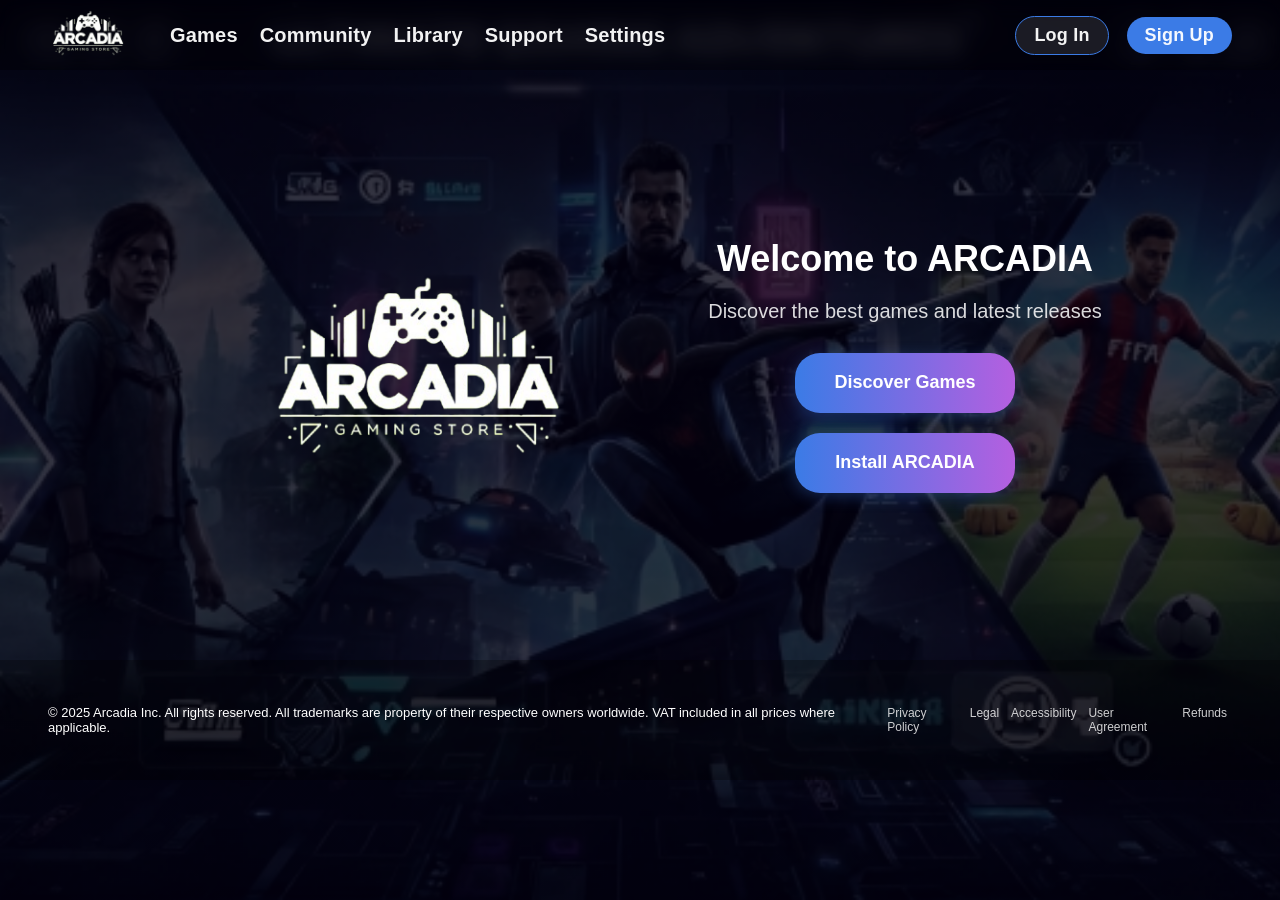
<file: index.html>
<!DOCTYPE html>
<html>
<head>
  <meta http-equiv="refresh" content="0; URL='web%20project_last%20draft/start%20page/start%20page.html'" />
  <title>Redirecting...</title>
</head>
<body>
</body>
</html>
</file>
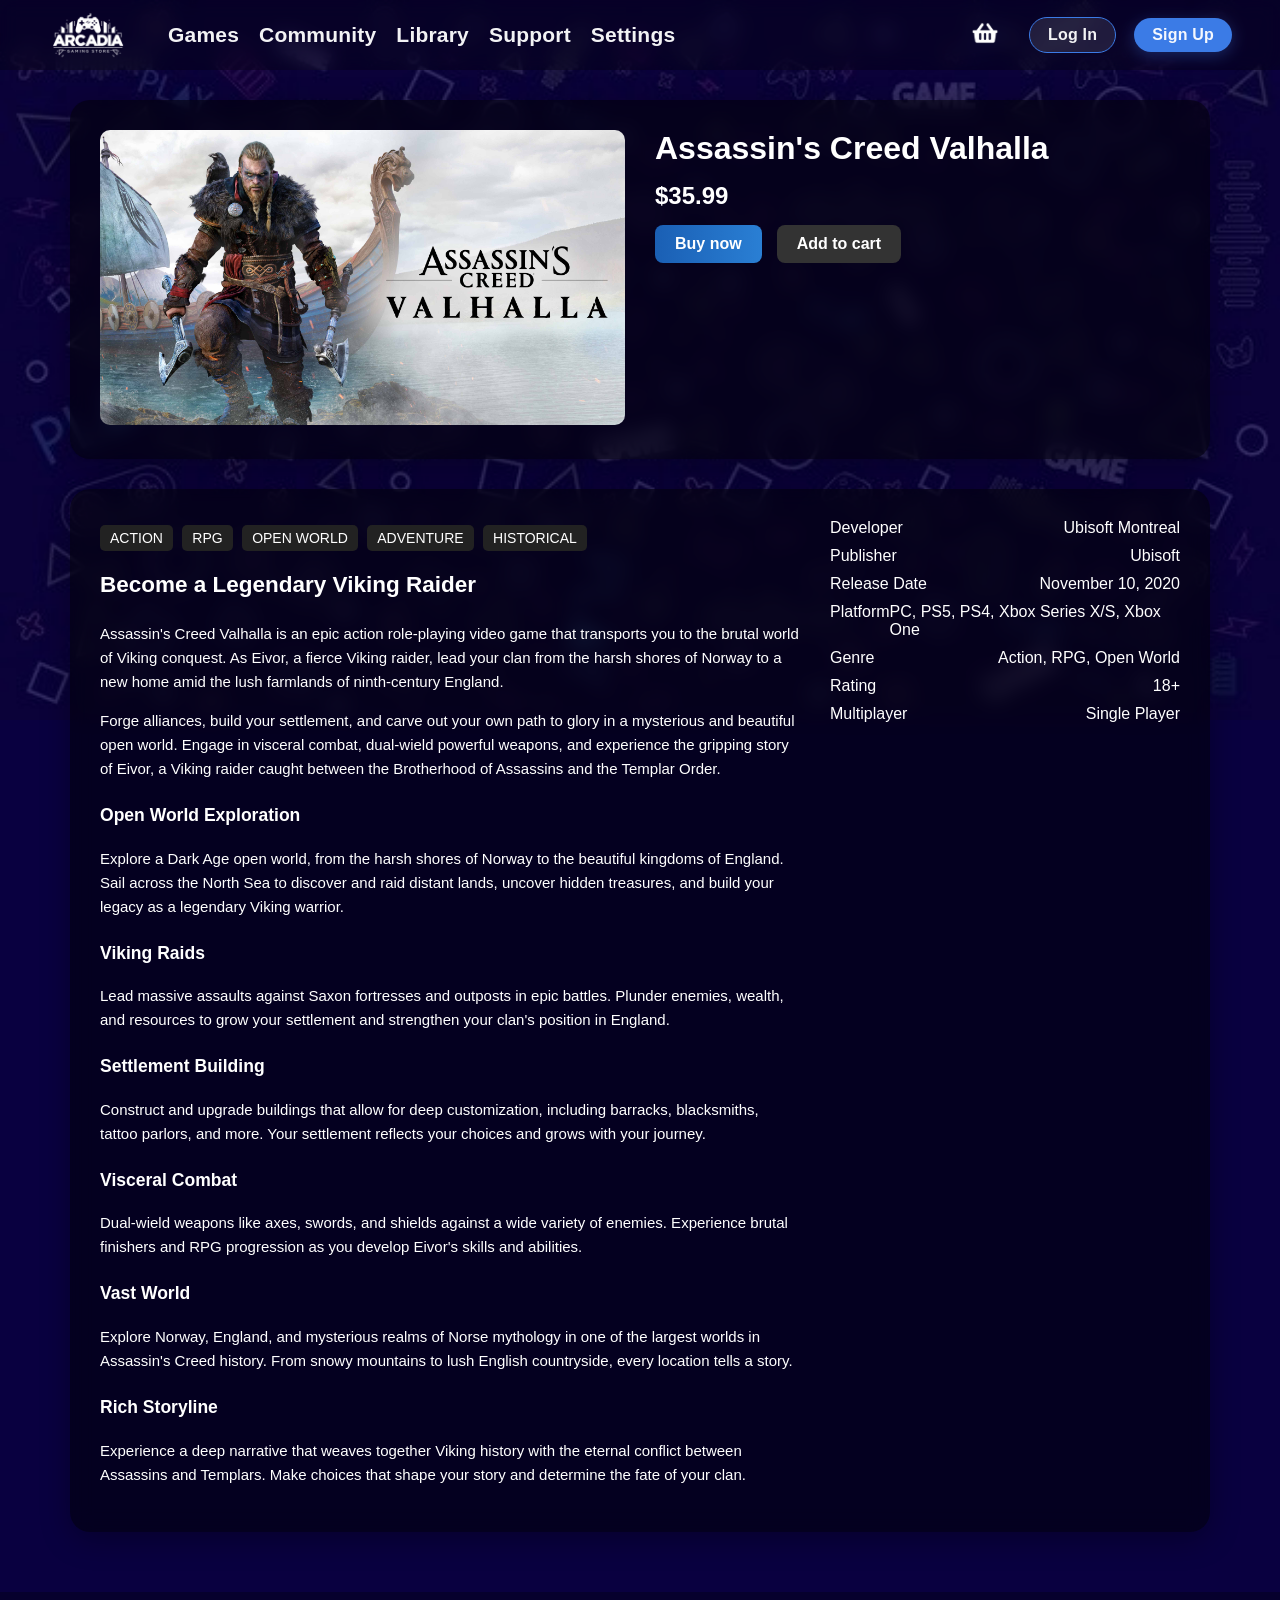
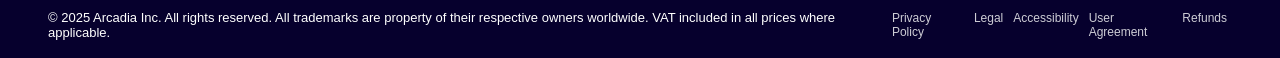
<file: web project_last draft/AC valhala/AC valhala.html>
<!DOCTYPE html>
<html lang="en">
<head>
    <meta charset="UTF-8">
    <meta name="viewport" content="width=device-width, initial-scale=1.0">
    <title>Arcadia - Assassin's Creed Valhalla</title>
<link rel="stylesheet" href="style.css" />
</head>
<body data-game-id="ac-valhala">

    <div class="topbar">
        <div class="left">
            <div class="nav-text">
                <a href="../start page/start page.html">
                    <img src="../general material/white arcadia logo.png" alt="Arcadia" class="nav-logo">
                </a>
            </div>

            <a href="../browse games/browse games.html">Games</a>
            <a href="#">Community</a>
            <a href="#">Library</a>
            <a href="#">Support</a>
            <a href="#">Settings</a>
        </div>

        <div class="right">
        <div class="basket">
            <a href="#">
                <img src="../general material/basket logo.png" alt="Basket" class="icon">
            </a>
        </div>
            <div class="user">
                <span class="username" id="nav-username">username</span>
                <img src="../general material/user profile logo.png" alt="User" class="icon">
            </div>
        </div>
    </div>

    <div class="content">
        <div class="game-header card">
            <div class="game-image">
                <img src="AC valhala material/AC valhala bannar.jpg" alt="Assassin's Creed Valhalla">
            </div>
            <div class="game-info">
                <h1 class="game-title">Assassin's Creed Valhalla</h1>
                <div class="price">$35.99</div>
                <div class="buttons">
                    <button class="buy-btn" id="buy-btn">Buy now</button>
                    <button class="add-btn" id="add-btn">Add to cart</button>
                </div>
            </div>
        </div>

        <div class="details card">
            <div class="details-left">
                <div class="genres">
                    <span>ACTION</span>
                    <span>RPG</span>
                    <span>OPEN WORLD</span>
                    <span>ADVENTURE</span>
                    <span>HISTORICAL</span>
                </div>
                <div class="description">
                    <h2>Become a Legendary Viking Raider</h2>
                    <p>Assassin's Creed Valhalla is an epic action role-playing video game that transports you to the brutal world of Viking conquest. As Eivor, a fierce Viking raider, lead your clan from the harsh shores of Norway to a new home amid the lush farmlands of ninth-century England.</p>
                    
                    <p>Forge alliances, build your settlement, and carve out your own path to glory in a mysterious and beautiful open world. Engage in visceral combat, dual-wield powerful weapons, and experience the gripping story of Eivor, a Viking raider caught between the Brotherhood of Assassins and the Templar Order.</p>
                    
                    <h3>Open World Exploration</h3>
                    <p>Explore a Dark Age open world, from the harsh shores of Norway to the beautiful kingdoms of England. Sail across the North Sea to discover and raid distant lands, uncover hidden treasures, and build your legacy as a legendary Viking warrior.</p>

                    <h3>Viking Raids</h3>
                    <p>Lead massive assaults against Saxon fortresses and outposts in epic battles. Plunder enemies, wealth, and resources to grow your settlement and strengthen your clan's position in England.</p>

                    <h3>Settlement Building</h3>
                    <p>Construct and upgrade buildings that allow for deep customization, including barracks, blacksmiths, tattoo parlors, and more. Your settlement reflects your choices and grows with your journey.</p>

                    <h3>Visceral Combat</h3>
                    <p>Dual-wield weapons like axes, swords, and shields against a wide variety of enemies. Experience brutal finishers and RPG progression as you develop Eivor's skills and abilities.</p>

                    <h3>Vast World</h3>
                    <p>Explore Norway, England, and mysterious realms of Norse mythology in one of the largest worlds in Assassin's Creed history. From snowy mountains to lush English countryside, every location tells a story.</p>

                    <h3>Rich Storyline</h3>
                    <p>Experience a deep narrative that weaves together Viking history with the eternal conflict between Assassins and Templars. Make choices that shape your story and determine the fate of your clan.</p>
                </div>
            </div>

            <div class="details-right">
                <div><span>Developer</span><span>Ubisoft Montreal</span></div>
                <div><span>Publisher</span><span>Ubisoft</span></div>
                <div><span>Release Date</span><span>November 10, 2020</span></div>
                <div><span>Platform</span><span>PC, PS5, PS4, Xbox Series X/S, Xbox One</span></div>
                <div><span>Genre</span><span>Action, RPG, Open World</span></div>
                <div><span>Rating</span><span>18+</span></div>
                <div><span>Multiplayer</span><span>Single Player</span></div>
            </div>
        </div>
    </div>

    <footer>
        <div>© 2025 Arcadia Inc. All rights reserved. All trademarks are property of their respective owners worldwide. VAT included in all prices where applicable.</div>
        <div class="footer-links">
            <a href="#">Privacy Policy</a>
            <a href="#">Legal</a>
            <a href="#">Accessibility</a>
            <a href="#">User Agreement</a>
            <a href="#">Refunds</a>
        </div>
    </footer>

    <script src="../general material/username.js"></script>
    <script src="../general material/game-logic.js"></script>
</body>
</html>
</file>
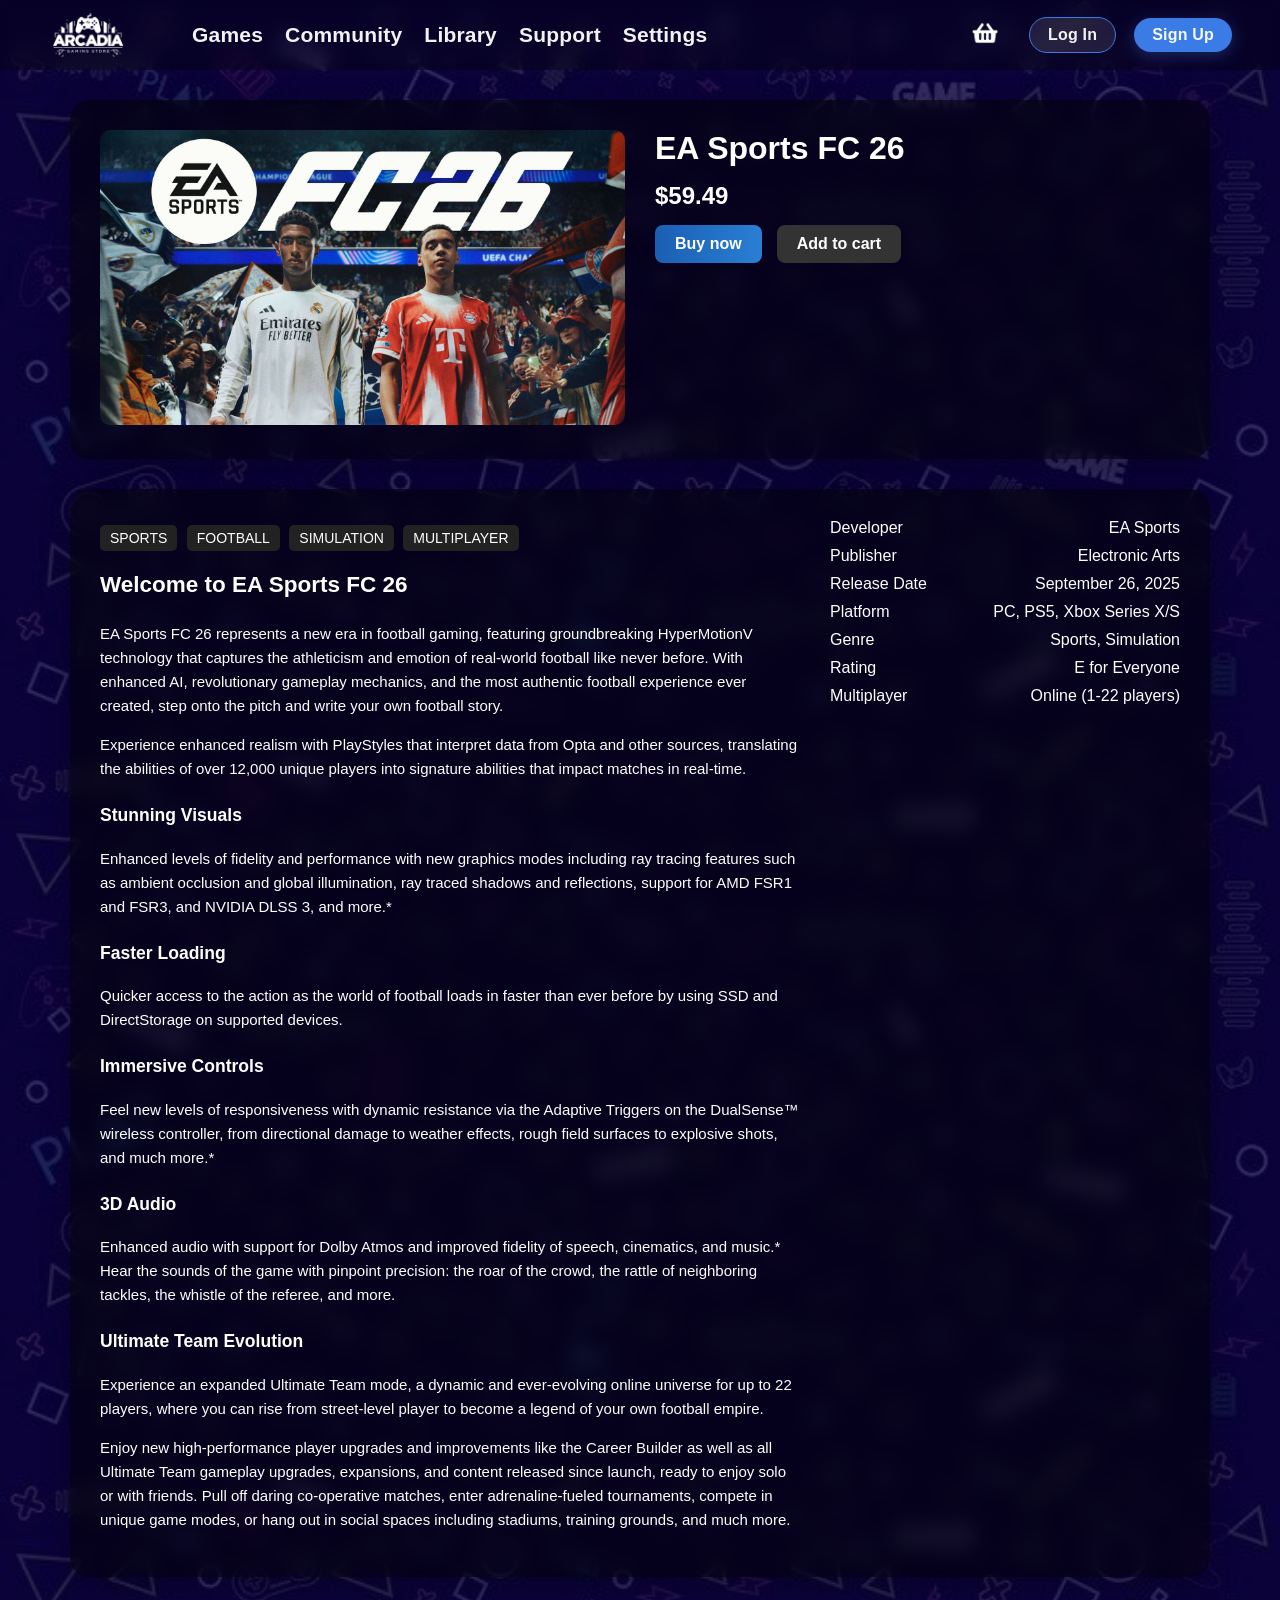
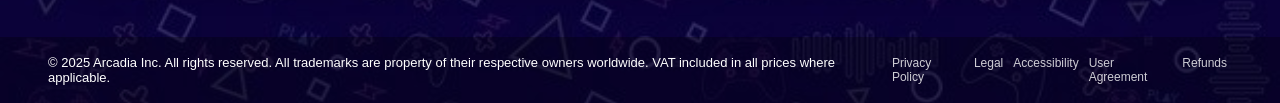
<file: web project_last draft/fc 26/fc 26.html>
<!DOCTYPE html>
<html lang="ar">
<head>
    <meta charset="UTF-8">
    <meta name="viewport" content="width=device-width, initial-scale=1.0">
    <title>Arcadia - EA Sports FC 26</title>
<link rel="stylesheet" href="style.css" />
</head>
<body data-game-id="fc26">

    <div class="topbar">
        <div class="left">
            <div class="nav-text">
                <a href="../start page/start page.html">
                <img src="../general material/white arcadia logo.png" alt="Arcadia" class="nav-logo">
            </div>
            <a href="../browse games/browse games.html">Games</a>
            <a href="#">Community</a>
            <a href="#">Library</a>
            <a href="#">Support</a>
            <a href="#">Settings</a>
        </div>

        <div class="right">
        <div class="basket">
            <a href="#">
                <img src="../general material/basket logo.png" alt="Basket" class="icon">
            </a>
        </div>
            <div class="user">
                <span class="username" id="nav-username">username</span>
                <img src="../general material/user profile logo.png" alt="User" class="icon">
            </div>
        </div>
    </div>

    <div class="content">
        <div class="game-header card">
            <div class="game-image">
                <img src="FC26 material/FC26.jpg" alt="EA Sports FC 26">
            </div>
            <div class="game-info">
                <h1 class="game-title">EA Sports FC 26</h1>
                <div class="price">$59.49</div>
                <div class="buttons">
                    <button class="buy-btn" id="buy-btn">Buy now</button>
                    <button class="add-btn" id="add-btn">Add to cart</button>
                </div>
            </div>
        </div>

        <div class="details card">
            <div class="details-left">
                <div class="genres">
                    <span>SPORTS</span>
                    <span>FOOTBALL</span>
                    <span>SIMULATION</span>
                    <span>MULTIPLAYER</span>
                </div>
                <div class="description">
                    <h2>Welcome to EA Sports FC 26</h2>
                    <p>EA Sports FC 26 represents a new era in football gaming, featuring groundbreaking HyperMotionV technology that captures the athleticism and emotion of real-world football like never before. With enhanced AI, revolutionary gameplay mechanics, and the most authentic football experience ever created, step onto the pitch and write your own football story.</p>
                    
                    <p>Experience enhanced realism with PlayStyles that interpret data from Opta and other sources, translating the abilities of over 12,000 unique players into signature abilities that impact matches in real-time.</p>
                    
                    <h3>Stunning Visuals</h3>
                    <p>Enhanced levels of fidelity and performance with new graphics modes including ray tracing features such as ambient occlusion and global illumination, ray traced shadows and reflections, support for AMD FSR1 and FSR3, and NVIDIA DLSS 3, and more.*</p>

                    <h3>Faster Loading</h3>
                    <p>Quicker access to the action as the world of football loads in faster than ever before by using SSD and DirectStorage on supported devices.</p>

                    <h3>Immersive Controls</h3>
                    <p>Feel new levels of responsiveness with dynamic resistance via the Adaptive Triggers on the DualSense™ wireless controller, from directional damage to weather effects, rough field surfaces to explosive shots, and much more.*</p>

                    <h3>3D Audio</h3>
                    <p>Enhanced audio with support for Dolby Atmos and improved fidelity of speech, cinematics, and music.* Hear the sounds of the game with pinpoint precision: the roar of the crowd, the rattle of neighboring tackles, the whistle of the referee, and more.</p>

                    <h3>Ultimate Team Evolution</h3>
                    <p>Experience an expanded Ultimate Team mode, a dynamic and ever-evolving online universe for up to 22 players, where you can rise from street-level player to become a legend of your own football empire.</p>
                    <p>Enjoy new high-performance player upgrades and improvements like the Career Builder as well as all Ultimate Team gameplay upgrades, expansions, and content released since launch, ready to enjoy solo or with friends. Pull off daring co-operative matches, enter adrenaline-fueled tournaments, compete in unique game modes, or hang out in social spaces including stadiums, training grounds, and much more.</p>
                </div>
            </div>

            <div class="details-right">
                <div><span>Developer</span><span>EA Sports</span></div>
                <div><span>Publisher</span><span>Electronic Arts</span></div>
                <div><span>Release Date</span><span>September 26, 2025</span></div>
                <div><span>Platform</span><span>PC, PS5, Xbox Series X/S</span></div>
                <div><span>Genre</span><span>Sports, Simulation</span></div>
                <div><span>Rating</span><span>E for Everyone</span></div>
                <div><span>Multiplayer</span><span>Online (1-22 players)</span></div>
            </div>
        </div>
    </div>

    <footer>
        <div>© 2025 Arcadia Inc. All rights reserved. All trademarks are property of their respective owners worldwide. VAT included in all prices where applicable.</div>
        <div class="footer-links">
            <a href="#">Privacy Policy</a>
            <a href="#">Legal</a>
            <a href="#">Accessibility</a>
            <a href="#">User Agreement</a>
            <a href="#">Refunds</a>
        </div>
    </footer>

    <script src="../general material/username.js"></script>
    <script src="../general material/game-logic.js"></script>
</body>
</html>
</file>
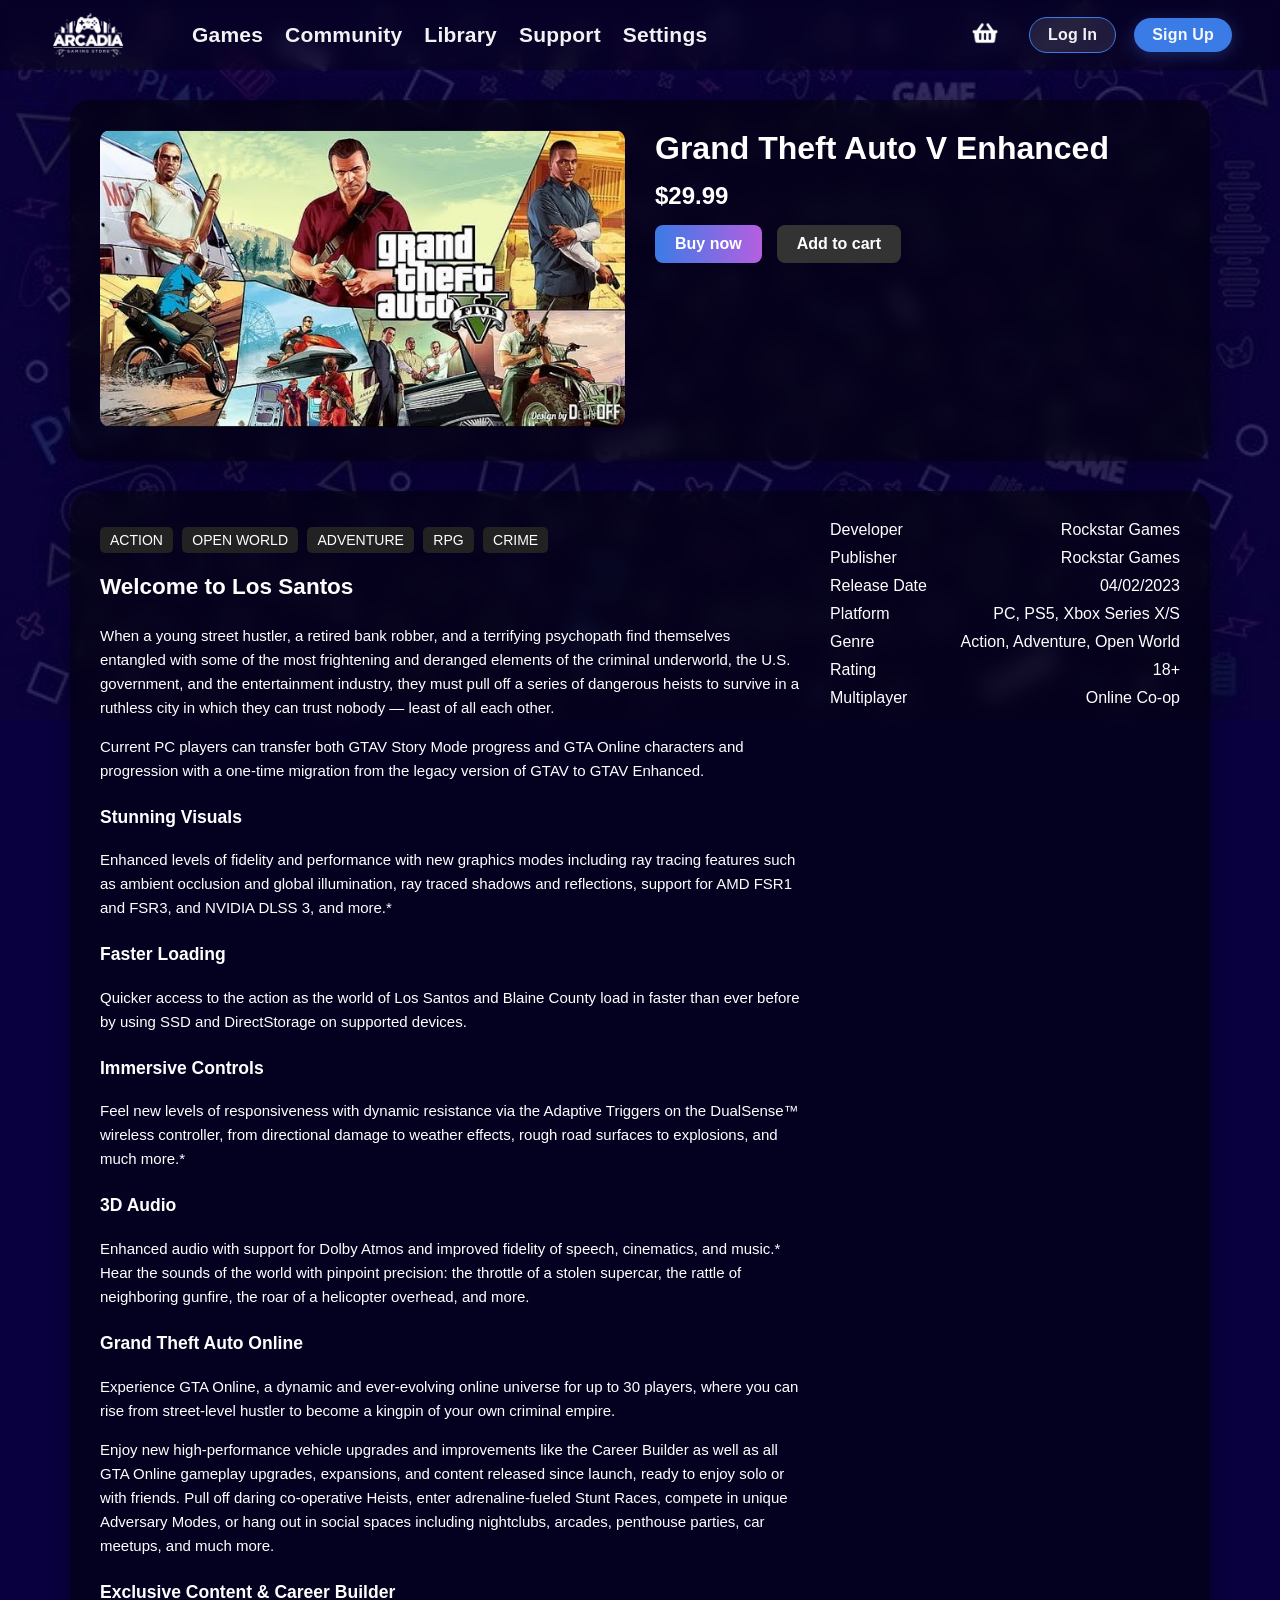
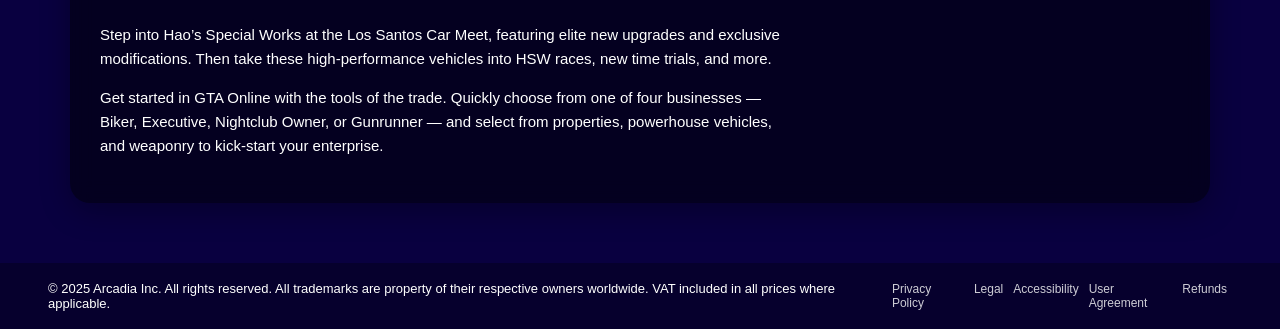
<file: web project_last draft/gta v/gta v.html>
<!DOCTYPE html>
<html lang="en">
<head>
<meta charset="UTF-8">
<meta name="viewport" content="width=device-width, initial-scale=1.0">
<title>Grand Theft Auto V Enhanced</title>
<link rel="stylesheet" href="style.css">

</head>
<body data-game-id="gtav">

<div class="topbar">
        <div class="left">
            <div class="nav-text">
                <a href="../start page/start page.html">
                <img src="../general material/white arcadia logo.png" alt="Arcadia" class="nav-logo">
            </div>
            <a href="../browse games/browse games.html">Games</a>
            <a href="#">Community</a>
            <a href="#">Library</a>
            <a href="#">Support</a>
            <a href="#">Settings</a>
        </div>

        <div class="right">
        <div class="basket">
            <a href="#">
                <img src="../general material/basket logo.png" alt="Basket" class="icon">
            </a>
        </div>
            <div class="user">
                <span class="username" id="nav-username">username</span>
                <img src="../general material/user profile logo.png" alt="User" class="icon">
            </div>
        </div>
    </div>
  <div class="content">
    <div class="game-header card">
      <div class="game-image">
        <img src="GTA5 material/GTA5.jpg" alt="Grand Theft Auto V Enhanced">
      </div>
      <div class="game-info">
        <h1 class="game-title">Grand Theft Auto V Enhanced</h1>
        <div class="price">$29.99</div>
        <div class="buttons">
          <button class="buy-btn" id="buy-btn">Buy now</button>
          <button class="add-btn" id="add-btn">Add to cart</button>
        </div>
      </div>
    </div>

    <div class="details card">
      <div class="details-left">
        <div class="genres">
          <span>ACTION</span>
          <span>OPEN WORLD</span>
          <span>ADVENTURE</span>
          <span>RPG</span>
          <span>CRIME</span>
        </div>
        <div class="description">
          <h2>Welcome to Los Santos</h2>
          <p>When a young street hustler, a retired bank robber, and a terrifying psychopath find themselves entangled with some of the most frightening and deranged elements of the criminal underworld, the U.S. government, and the entertainment industry, they must pull off a series of dangerous heists to survive in a ruthless city in which they can trust nobody — least of all each other.</p>
          <p>Current PC players can transfer both GTAV Story Mode progress and GTA Online characters and progression with a one-time migration from the legacy version of GTAV to GTAV Enhanced.</p>
          
          <h3>Stunning Visuals</h3>
          <p>Enhanced levels of fidelity and performance with new graphics modes including ray tracing features such as ambient occlusion and global illumination, ray traced shadows and reflections, support for AMD FSR1 and FSR3, and NVIDIA DLSS 3, and more.*</p>

          <h3>Faster Loading</h3>
          <p>Quicker access to the action as the world of Los Santos and Blaine County load in faster than ever before by using SSD and DirectStorage on supported devices.</p>

          <h3>Immersive Controls</h3>
          <p>Feel new levels of responsiveness with dynamic resistance via the Adaptive Triggers on the DualSense™ wireless controller, from directional damage to weather effects, rough road surfaces to explosions, and much more.*</p>

          <h3>3D Audio</h3>
          <p>Enhanced audio with support for Dolby Atmos and improved fidelity of speech, cinematics, and music.* Hear the sounds of the world with pinpoint precision: the throttle of a stolen supercar, the rattle of neighboring gunfire, the roar of a helicopter overhead, and more.</p>

          <h3>Grand Theft Auto Online</h3>
          <p>Experience GTA Online, a dynamic and ever-evolving online universe for up to 30 players, where you can rise from street-level hustler to become a kingpin of your own criminal empire.</p>
          <p>Enjoy new high-performance vehicle upgrades and improvements like the Career Builder as well as all GTA Online gameplay upgrades, expansions, and content released since launch, ready to enjoy solo or with friends. Pull off daring co-operative Heists, enter adrenaline-fueled Stunt Races, compete in unique Adversary Modes, or hang out in social spaces including nightclubs, arcades, penthouse parties, car meetups, and much more.</p>

          <h3>Exclusive Content & Career Builder</h3>
          <p>Step into Hao’s Special Works at the Los Santos Car Meet, featuring elite new upgrades and exclusive modifications. Then take these high-performance vehicles into HSW races, new time trials, and more.</p>
          <p>Get started in GTA Online with the tools of the trade. Quickly choose from one of four businesses — Biker, Executive, Nightclub Owner, or Gunrunner — and select from properties, powerhouse vehicles, and weaponry to kick-start your enterprise.</p>
        </div>
      </div>

      <div class="details-right">
        <div><span>Developer</span><span>Rockstar Games</span></div>
        <div><span>Publisher</span><span>Rockstar Games</span></div>
        <div><span>Release Date</span><span>04/02/2023</span></div>
        <div><span>Platform</span><span>PC, PS5, Xbox Series X/S</span></div>
        <div><span>Genre</span><span>Action, Adventure, Open World</span></div>
        <div><span>Rating</span><span>18+</span></div>
        <div><span>Multiplayer</span><span>Online Co-op</span></div>
      </div>
    </div>
  </div>
  <footer>
    <div>© 2025 Arcadia Inc. All rights reserved. All trademarks are property of their respective owners worldwide. VAT included in all prices where applicable.</div>
    <div class="footer-links">
      <a href="#">Privacy Policy</a>
      <a href="#">Legal</a>
      <a href="#">Accessibility</a>
      <a href="#">User Agreement</a>
      <a href="#">Refunds</a>
    </div>
  </footer>

    <script src="../general material/username.js"></script>
    <script src="../general material/game-logic.js"></script>
</body>
</html>
</file>
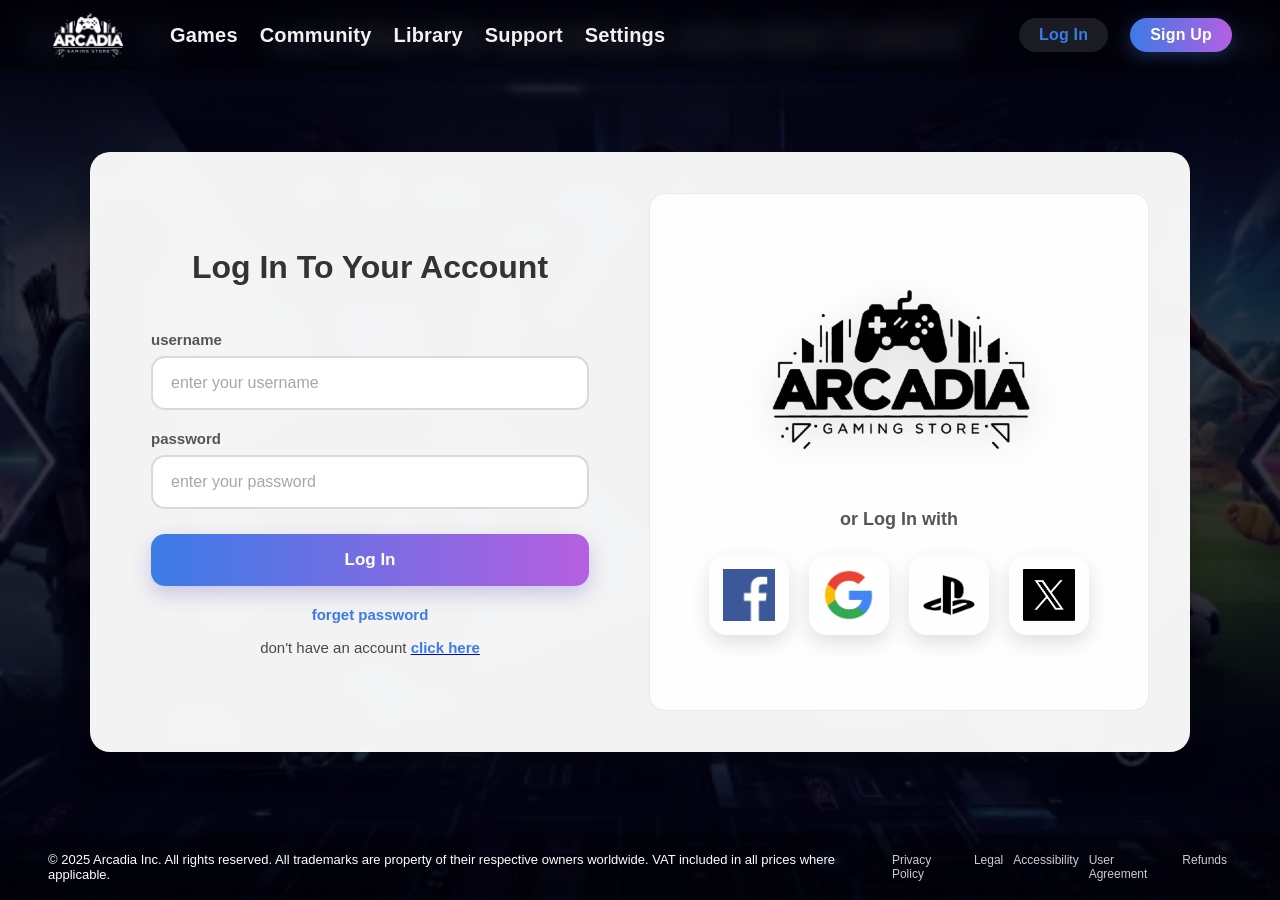
<file: web project_last draft/login/login.html>
<!doctype html>
<html lang="ar">
<head>
  <meta charset="utf-8" />
  <meta name="viewport" content="width=device-width,initial-scale=1" />
  <title>Arcadia-Log In</title>
<link rel="stylesheet" href="style.css" />
</head>
<body>
  <div class="topbar">
    <div class="left">
      <div class="nav-text">

        <a href="../start page/start page.html">
        <img src="../general material/white arcadia logo.png" alt="Arcadia" class="nav-logo"></a>
      </div>
      <a href="../browse games/browse games.html">Games</a>
      <a href="#">Community</a>
      <a href="../library/library.html">Library</a>
      <a href="#">Support</a>
      <a href="#">Settings</a>
    </div>
    <div class="right">
      <a href="login.html" style="color:#3b7be6; background:rgba(255,255,255,0.1); padding:8px 20px; border-radius:25px; font-weight:600;">Log In</a>
      <a href="../signup/signup.html" style="color:#fff; background:linear-gradient(90deg,#3b7be6,#b55fe0); padding:8px 20px; border-radius:25px; font-weight:600; box-shadow:0 4px 15px rgba(59,123,230,0.3);">Sign Up</a>
    </div>
  </div>

  <div class="wrap">
    <div class="card">
      <div class="left-col">
        <h1>Log In To Your Account</h1>
        
        <label>username</label>
        <input class="input" placeholder="enter your username" id="username">
        
        <label>password</label>
        <input class="input" placeholder="enter your password" type="password" id="password">

        <button class="btn" id="loginBtn">Log In</button>

        <div class="linkless" id="forgotPassword">forget password</div>
      <div class="hint">don't have an account 
        <a href="../signup/signup.html" id="signupLink"><strong>click here</strong></a>
      </div>
      </div>

      <div class="right-col">
        <div class="logo-container">
          <img class="main-logo" src="../general material/black arcadia logo.png" alt="Arcadia Logo">
        </div>

        <div class="apps-title">or Log In with</div>
        
        <div class="apps-container">
          <div class="app-item" id="facebookLogin" title="Facebook">
            <div class="app-icon">
              <img src="login material/facebook logo.png" alt="Facebook">
            </div>
          </div>
          
          <div class="app-item" id="googleLogin" title="Google">
            <div class="app-icon">
              <img src="login material/google logo.png" alt="Google">
            </div>
          </div>
          
          <div class="app-item" id="playstationLogin" title="PlayStation">
            <div class="app-icon">
              <img src="login material/playstation logo.png" alt="PlayStation">
            </div>
          </div>
          
          <div class="app-item" id="XLogin" title="X">
            <div class="app-icon">
              <img src="login material/X logo.jpg" alt="X">
            </div>
          </div>
        </div>
      </div>
    </div>
  </div>

  <footer>
    <div>© 2025 Arcadia Inc. All rights reserved. All trademarks are property of their respective owners worldwide. VAT included in all prices where applicable.</div>
    <div class="footer-links">
      <a href="#">Privacy Policy</a>
      <a href="#">Legal</a>
      <a href="#">Accessibility</a>
      <a href="#">User Agreement</a>
      <a href="#">Refunds</a>
    </div>
  </footer>

<script src="login.js"></script>

</body>
</html>
</file>
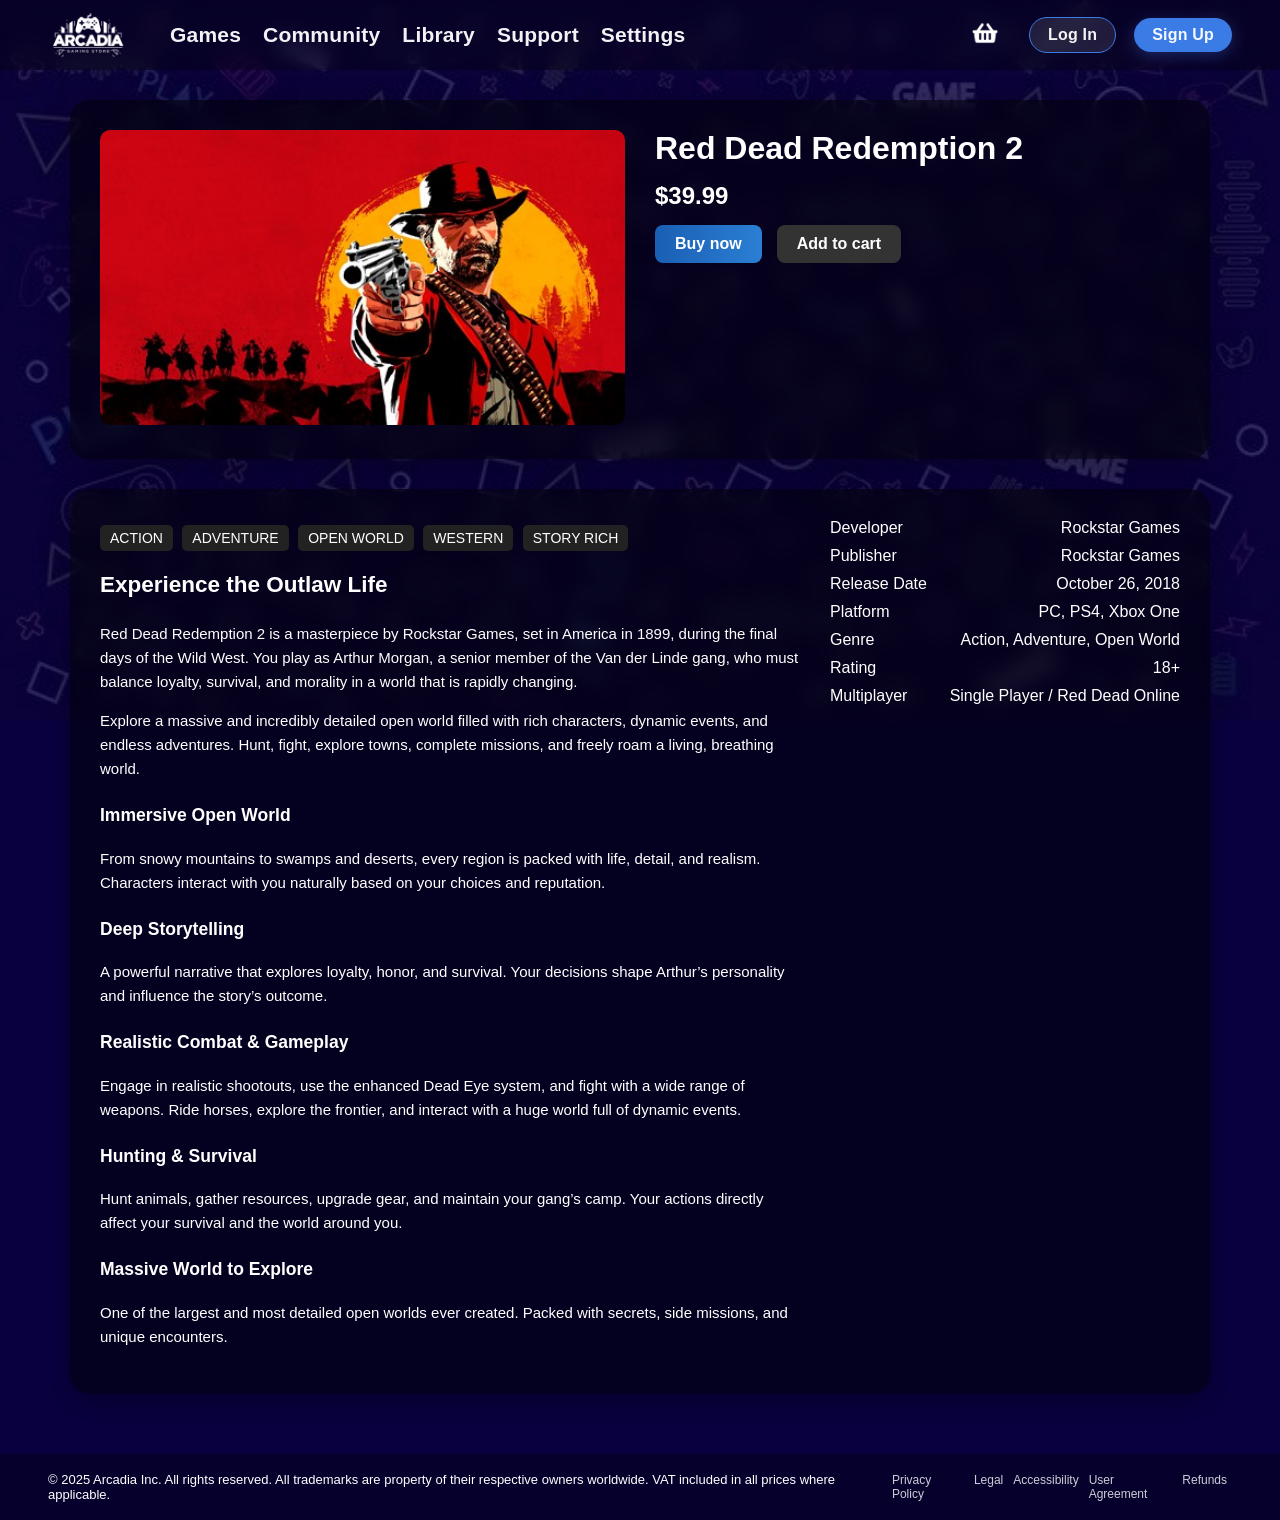
<file: web project_last draft/rdr2/rdr2.html>
<!DOCTYPE html>
<html lang="en">
<head>
    <meta charset="UTF-8">
    <meta name="viewport" content="width=device-width, initial-scale=1.0">
    <title>Arcadia - Red Dead Redemption 2</title>
    <link rel="stylesheet" href="style.css" />
</head>
<body data-game-id="rdr2">

    <div class="topbar">
        <div class="left">
            <div class="nav-text">
                        <a href="../start page/start page.html">
                <img src="../general material/white arcadia logo.png" alt="Arcadia" class="nav-logo"></a>
            </div>
            <a href="../browse games/browse games.html">Games</a>
            <a href="#">Community</a>
            <a href="#">Library</a>
            <a href="#">Support</a>
            <a href="#">Settings</a>
        </div>

        <div class="right">
        <div class="basket">
            <a href="#">
                <img src="../general material/basket logo.png" alt="Basket" class="icon">
            </a>
        </div>
            <div class="user">
                <span class="username" id="nav-username">username</span>
                <img src="../general material/user profile logo.png" alt="User" class="icon">
            </div>
        </div>
    </div>

    <div class="content">
        <div class="game-header card">
            <div class="game-image">
                <img src="rdr2 material/rdr2.jpg" alt="Red Dead Redemption 2">
            </div>
            <div class="game-info">
                <h1 class="game-title">Red Dead Redemption 2</h1>
                <div class="price">$39.99</div>
                <div class="buttons">
                    <button class="buy-btn" id="buy-btn">Buy now</button>
                    <button class="add-btn" id="add-btn">Add to cart</button>
                </div>
            </div>
        </div>

        <div class="details card">
            <div class="details-left">
                <div class="genres">
                    <span>ACTION</span>
                    <span>ADVENTURE</span>
                    <span>OPEN WORLD</span>
                    <span>WESTERN</span>
                    <span>STORY RICH</span>
                </div>

                <div class="description">
                    <h2>Experience the Outlaw Life</h2>
                    <p>
                        Red Dead Redemption 2 is a masterpiece by Rockstar Games, set in America in 1899, during the final days of the Wild West. 
                        You play as Arthur Morgan, a senior member of the Van der Linde gang, who must balance loyalty, survival, and morality in a world that is rapidly changing.
                    </p>

                    <p>
                        Explore a massive and incredibly detailed open world filled with rich characters, dynamic events, and endless adventures. 
                        Hunt, fight, explore towns, complete missions, and freely roam a living, breathing world.
                    </p>

                    <h3>Immersive Open World</h3>
                    <p>
                        From snowy mountains to swamps and deserts, every region is packed with life, detail, and realism. 
                        Characters interact with you naturally based on your choices and reputation.
                    </p>

                    <h3>Deep Storytelling</h3>
                    <p>
                        A powerful narrative that explores loyalty, honor, and survival. 
                        Your decisions shape Arthur’s personality and influence the story’s outcome.
                    </p>

                    <h3>Realistic Combat & Gameplay</h3>
                    <p>
                        Engage in realistic shootouts, use the enhanced Dead Eye system, and fight with a wide range of weapons. 
                        Ride horses, explore the frontier, and interact with a huge world full of dynamic events.
                    </p>

                    <h3>Hunting & Survival</h3>
                    <p>
                        Hunt animals, gather resources, upgrade gear, and maintain your gang’s camp. 
                        Your actions directly affect your survival and the world around you.
                    </p>

                    <h3>Massive World to Explore</h3>
                    <p>
                        One of the largest and most detailed open worlds ever created. Packed with secrets, side missions, and unique encounters.
                    </p>
                </div>
            </div>

            <div class="details-right">
                <div><span>Developer</span><span>Rockstar Games</span></div>
                <div><span>Publisher</span><span>Rockstar Games</span></div>
                <div><span>Release Date</span><span>October 26, 2018</span></div>
                <div><span>Platform</span><span>PC, PS4, Xbox One</span></div>
                <div><span>Genre</span><span>Action, Adventure, Open World</span></div>
                <div><span>Rating</span><span>18+</span></div>
                <div><span>Multiplayer</span><span>Single Player / Red Dead Online</span></div>
            </div>
        </div>
    </div>

    <footer>
        <div>© 2025 Arcadia Inc. All rights reserved. All trademarks are property of their respective owners worldwide. VAT included in all prices where applicable.</div>
        <div class="footer-links">
            <a href="#">Privacy Policy</a>
            <a href="#">Legal</a>
            <a href="#">Accessibility</a>
            <a href="#">User Agreement</a>
            <a href="#">Refunds</a>
        </div>
    </footer>

    <script src="../general material/username.js"></script>
    <script src="../general material/game-logic.js"></script>
</body>
</html>
</file>
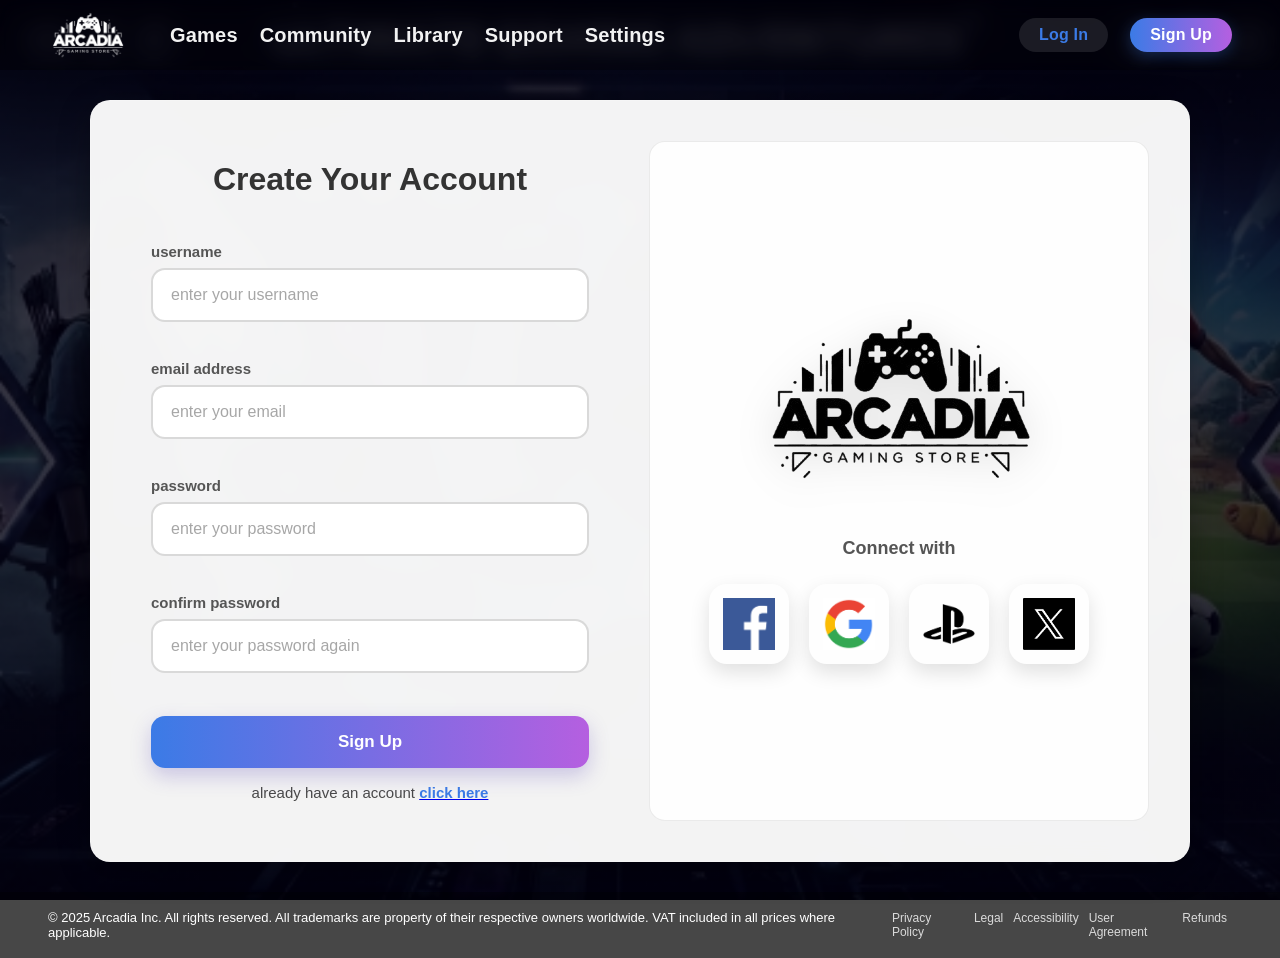
<file: web project_last draft/signup/signup.html>
<!doctype html>
<html lang="ar">
<head>
  <meta charset="utf-8" />
  <meta name="viewport" content="width=device-width,initial-scale=1" />
  <title>Arcadia-Sign Up</title>
<link rel="stylesheet" href="style.css" />
</head>
<body>
  <div class="topbar">
    <div class="left">
      <div class="nav-text">

        <a href="../start page/start page.html">
        <img src="../general material/white arcadia logo.png" alt="Arcadia" class="nav-logo"></a>
      </div>
      <a href="../browse games/browse games.html">Games</a>
      <a href="#">Community</a>
      <a href="../library/library.html">Library</a>
      <a href="#">Support</a>
      <a href="#">Settings</a>
    </div>
    <div class="right">
      <a href="../login/login.html" style="color:#3b7be6; background:rgba(255,255,255,0.1); padding:8px 20px; border-radius:25px; font-weight:600;">Log In</a>
      <a href="signup.html" style="color:#fff; background:linear-gradient(90deg,#3b7be6,#b55fe0); padding:8px 20px; border-radius:25px; font-weight:600; box-shadow:0 4px 15px rgba(59,123,230,0.3);">Sign Up</a>
    </div>
  </div>

  <div class="wrap">
    <div class="card">
      <div class="left-col">
        <h1>Create Your Account</h1>
        
        <div class="form-row">
          <label>username</label>
          <div class="input-group">
            <input class="input" placeholder="enter your username" id="username">
          </div>
        </div>
        
        <div class="form-row">
          <label>email address</label>
          <div class="input-group">
            <input class="input" placeholder="enter your email" type="email" id="email">
          </div>
        </div>
        
        <div class="form-row">
          <label>password</label>
          <div class="input-group">
            <input class="input" placeholder="enter your password" type="password" id="password">
          </div>
        </div>
        
        <div class="form-row">
          <label>confirm password</label>
          <div class="input-group">
            <input class="input" placeholder="enter your password again" type="password" id="confirmPassword">
          </div>
        </div>

        <button class="btn" id="signupBtn">Sign Up</button>

        <div class="hint">
            already have an account 
            <a href="../login/login.html" id="signupLink"><strong>click here</strong></a>
        </div>



      </div>

      <div class="right-col">
        <div class="logo-container">
          <img class="main-logo" src="../general material/black arcadia logo.png" alt="Arcadia Logo" id="mainLogo">
        </div>

        <div class="apps-title">Connect with</div>
        
        <div class="apps-container">
          <div class="app-item" id="facebookSignup" title="Facebook">
            <div class="app-icon">
              <img src="signup material/facebook logo.png" alt="Facebook" class="app-icon-img" id="facebookIcon">
            </div>
          </div>
          
          <div class="app-item" id="googleSignup" title="Google">
            <div class="app-icon">
              <img src="signup material/google logo.png" alt="Google" class="app-icon-img" id="googleIcon">
            </div>
          </div>
          
          <div class="app-item" id="playstationSignup" title="PlayStation">
            <div class="app-icon">
              <img src="signup material/playstation logo.png" alt="PlayStation" class="app-icon-img" id="playstationIcon">
            </div>
          </div>
          
          <div class="app-item" id="XSignup" title="X">
            <div class="app-icon">
              <img src="signup material/X logo.jpg" alt="X" class="app-icon-img" id="XIcon">
            </div>
          </div>
        </div>
      </div>
    </div>
  </div>

  <footer>
    <div>© 2025 Arcadia Inc. All rights reserved. All trademarks are property of their respective owners worldwide. VAT included in all prices where applicable.</div>
    <div class="footer-links">
      <a href="#">Privacy Policy</a>
      <a href="#">Legal</a>
      <a href="#">Accessibility</a>
      <a href="#">User Agreement</a>
      <a href="#">Refunds</a>
    </div>
  </footer>

<script src="signup.js"></script>

</body>
</html>
</file>
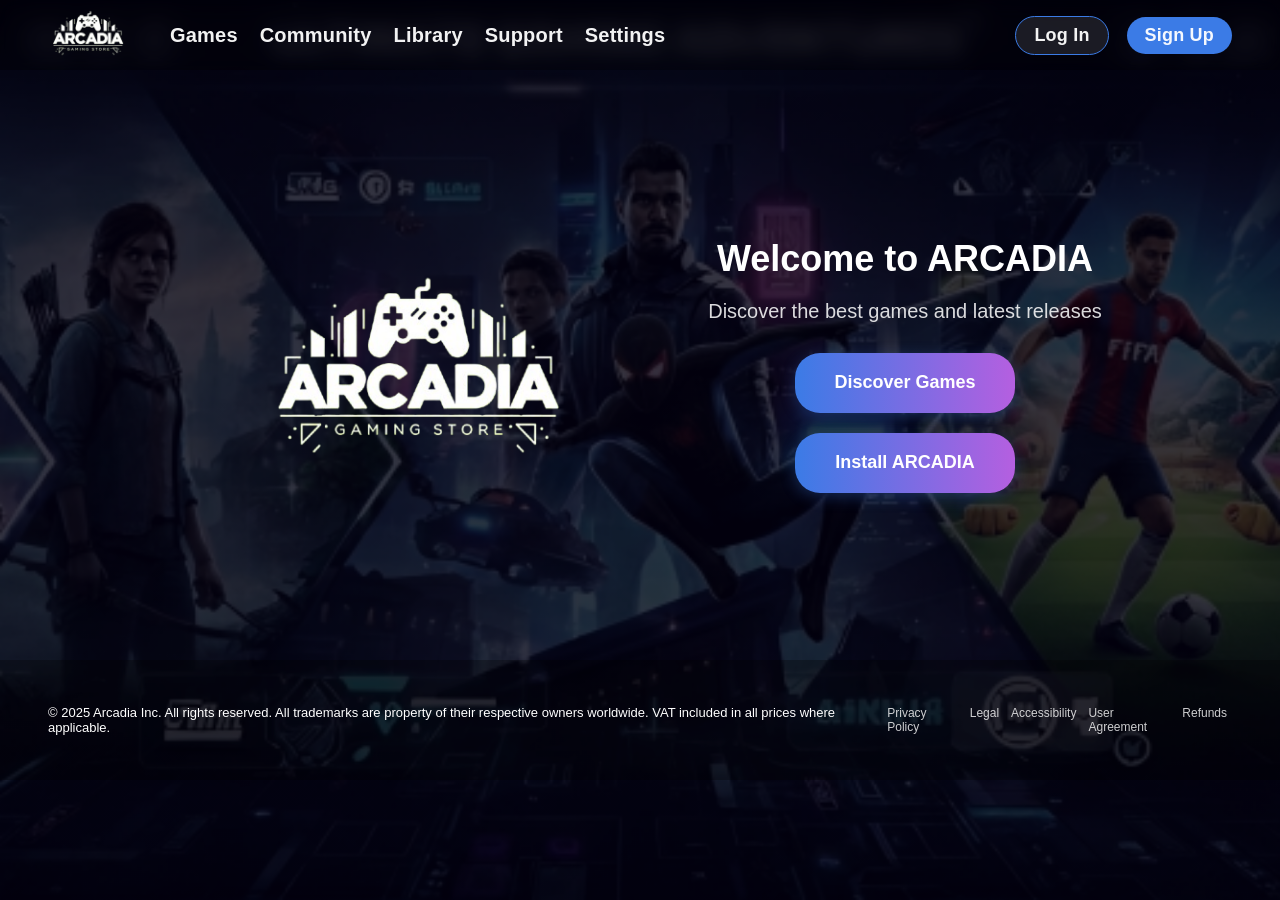
<file: web project_last draft/start page/start page.html>
<!DOCTYPE html>
<html lang="ar">
<head>
  <meta charset="utf-8" />
  <meta name="viewport" content="width=device-width, initial-scale=1" />
  <title>Arcadia</title>
<link rel="stylesheet" href="style.css" />
</head>
<body>

  <header class="topbar">
    <nav class="left">
    <nav class="nav-text">
        <a href="start page.html">
            <img src="../general material/white arcadia logo.png" alt="Arcadia Logo" class="nav-logo">
        </a>
      </nav>
      <a href="../browse games/browse games.html">Games</a>
      <a href="#">Community</a>
      <a href="#">Library</a>
      <a href="#">Support</a>
      <a href="#">Settings</a>      
  </nav>
    <nav class="right">
      <div class="user">
        <span class="username" id="nav-username">username</span>
        <img src="../general material/user profile logo.png" alt="User" class="icon">
      </div>
    </nav>

  </header>

  <div class="Content">
    <img src="../general material/white arcadia logo.png" alt="Arcadia">
    <div class="Content2">
      <h1>Welcome to ARCADIA</h1>
      <h2>Discover the best games and latest releases</h2>
      <div class="buttons">
      <a href="../browse games/browse games.html">
          <button>Discover Games</button>
      </a>
        <button>Install ARCADIA</button>
      </div>
    </div>
  </div>

  <footer>
    <p>© 2025 Arcadia Inc. All rights reserved. All trademarks are property of their respective owners worldwide. VAT included in all prices where applicable.</div>
    <nav class="footer-links">
      <a href="#">Privacy Policy</a>
      <a href="#">Legal</a>
      <a href="#">Accessibility</a>
      <a href="#">User Agreement</a>
      <a href="#">Refunds</a>
    </nav>
  </footer>

  <script src="../general material/username.js"></script>
</body>
</html>
</file>
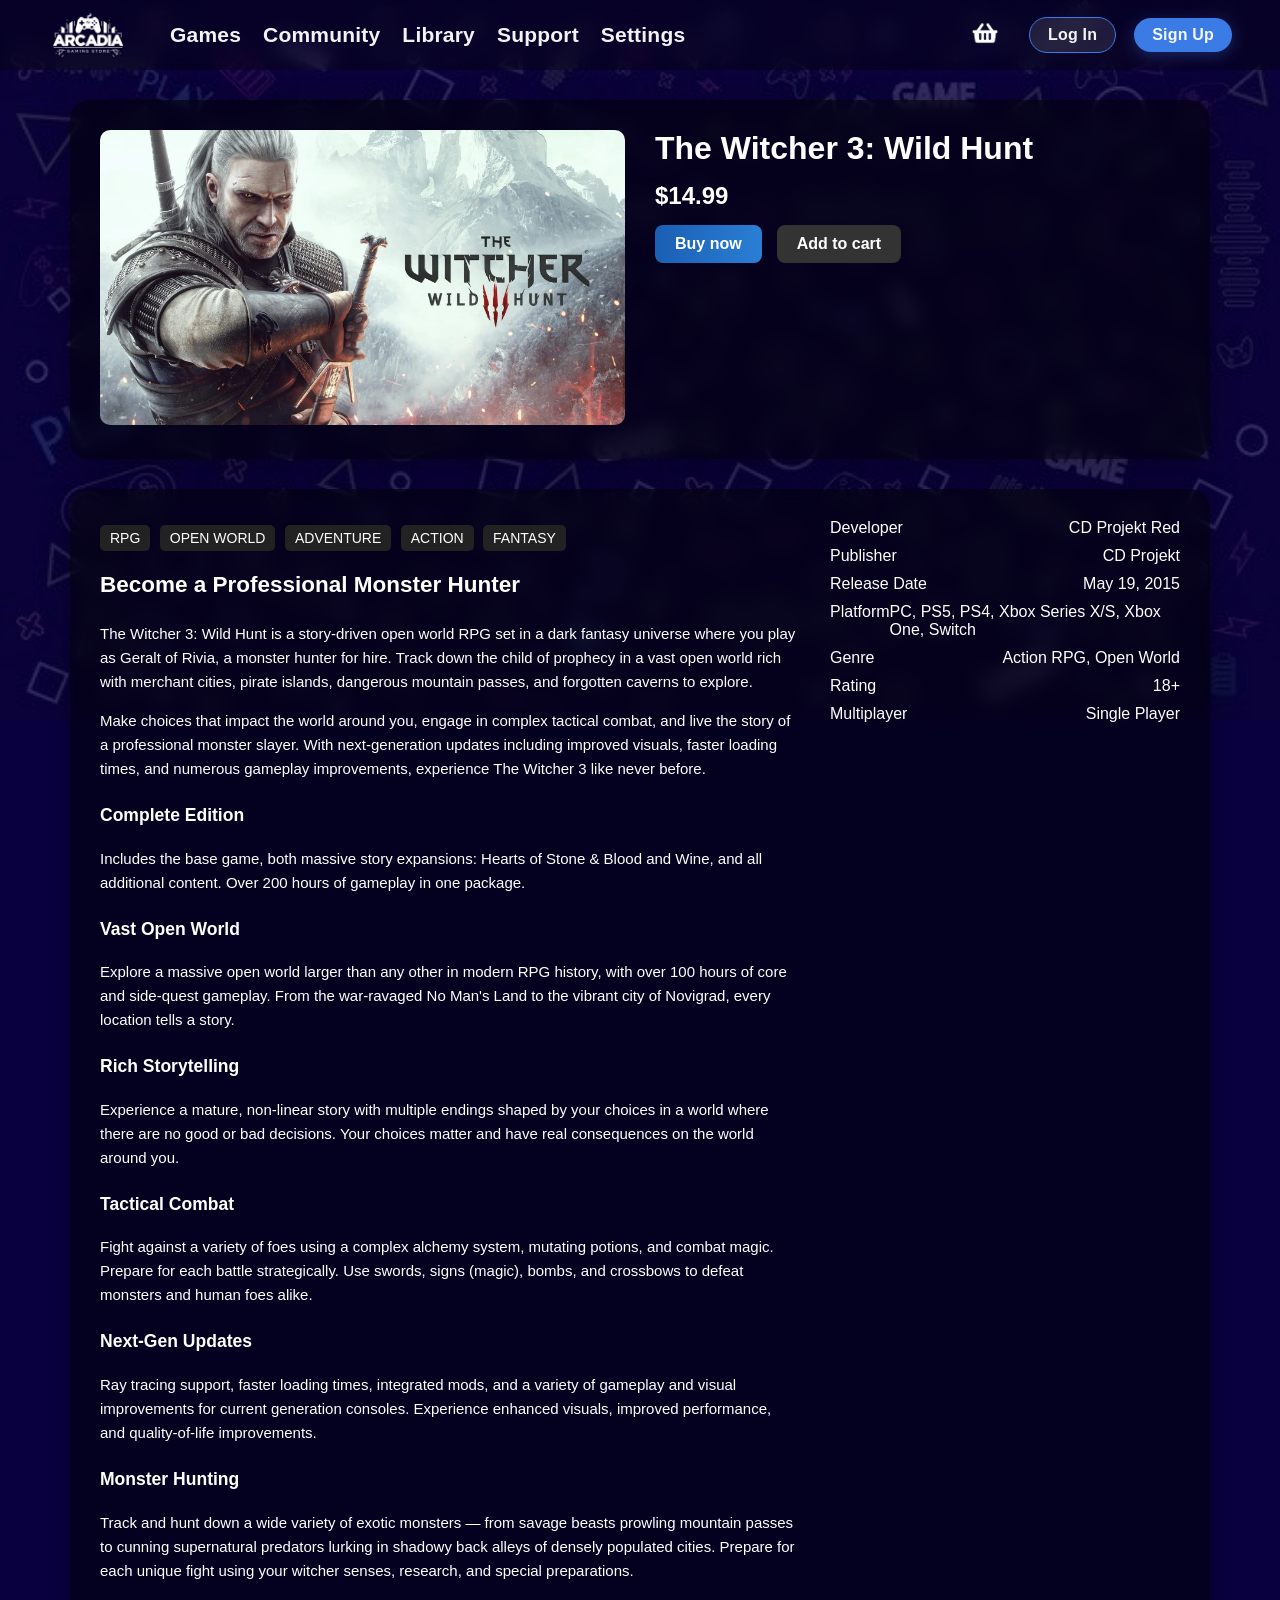
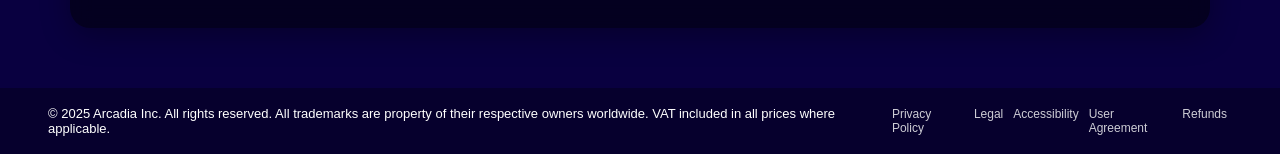
<file: web project_last draft/the witcher3/the witcher3.html>
<!DOCTYPE html>
<html lang="ar">
<head>
    <meta charset="UTF-8">
    <meta name="viewport" content="width=device-width, initial-scale=1.0">
    <title>Arcadia - The Witcher 3: Wild Hunt</title>
<link rel="stylesheet" href="style.css" />
</head>
<body data-game-id="witcher3">

    <div class="topbar">
        <div class="left">
            <div class="nav-text">
                        <a href="../start page/start page.html">
                <img src="../general material/white arcadia logo.png" alt="Arcadia" class="nav-logo"></a>
            </div>
            <a href="../browse games/browse games.html">Games</a>
            <a href="#">Community</a>
            <a href="#">Library</a>
            <a href="#">Support</a>
            <a href="#">Settings</a>
        </div>

        <div class="right">
        <div class="basket">
            <a href="#">
                <img src="../general material/basket logo.png" alt="Basket" class="icon">
            </a>
        </div>
            <div class="user">
                <span class="username" id="nav-username">username</span>
                <img src="../general material/user profile logo.png" alt="User" class="icon">
            </div>
        </div>
    </div>

    <div class="content">
        <div class="game-header card">
            <div class="game-image">
                <img src="the wicher 3 material/the wicher 3.webp" alt="The Witcher 3: Wild Hunt">
            </div>
            <div class="game-info">
                <h1 class="game-title">The Witcher 3: Wild Hunt</h1>
                <div class="price">$14.99</div>
                <div class="buttons">
                    <button class="buy-btn" id="buy-btn">Buy now</button>
                    <button class="add-btn" id="add-btn">Add to cart</button>
                </div>
            </div>
        </div>

        <div class="details card">
            <div class="details-left">
                <div class="genres">
                    <span>RPG</span>
                    <span>OPEN WORLD</span>
                    <span>ADVENTURE</span>
                    <span>ACTION</span>
                    <span>FANTASY</span>
                </div>
                <div class="description">
                    <h2>Become a Professional Monster Hunter</h2>
                    <p>The Witcher 3: Wild Hunt is a story-driven open world RPG set in a dark fantasy universe where you play as Geralt of Rivia, a monster hunter for hire. Track down the child of prophecy in a vast open world rich with merchant cities, pirate islands, dangerous mountain passes, and forgotten caverns to explore.</p>
                    
                    <p>Make choices that impact the world around you, engage in complex tactical combat, and live the story of a professional monster slayer. With next-generation updates including improved visuals, faster loading times, and numerous gameplay improvements, experience The Witcher 3 like never before.</p>
                    
                    <h3>Complete Edition</h3>
                    <p>Includes the base game, both massive story expansions: Hearts of Stone & Blood and Wine, and all additional content. Over 200 hours of gameplay in one package.</p>

                    <h3>Vast Open World</h3>
                    <p>Explore a massive open world larger than any other in modern RPG history, with over 100 hours of core and side-quest gameplay. From the war-ravaged No Man's Land to the vibrant city of Novigrad, every location tells a story.</p>

                    <h3>Rich Storytelling</h3>
                    <p>Experience a mature, non-linear story with multiple endings shaped by your choices in a world where there are no good or bad decisions. Your choices matter and have real consequences on the world around you.</p>

                    <h3>Tactical Combat</h3>
                    <p>Fight against a variety of foes using a complex alchemy system, mutating potions, and combat magic. Prepare for each battle strategically. Use swords, signs (magic), bombs, and crossbows to defeat monsters and human foes alike.</p>

                    <h3>Next-Gen Updates</h3>
                    <p>Ray tracing support, faster loading times, integrated mods, and a variety of gameplay and visual improvements for current generation consoles. Experience enhanced visuals, improved performance, and quality-of-life improvements.</p>

                    <h3>Monster Hunting</h3>
                    <p>Track and hunt down a wide variety of exotic monsters — from savage beasts prowling mountain passes to cunning supernatural predators lurking in shadowy back alleys of densely populated cities. Prepare for each unique fight using your witcher senses, research, and special preparations.</p>
                </div>
            </div>

            <div class="details-right">
                <div><span>Developer</span><span>CD Projekt Red</span></div>
                <div><span>Publisher</span><span>CD Projekt</span></div>
                <div><span>Release Date</span><span>May 19, 2015</span></div>
                <div><span>Platform</span><span>PC, PS5, PS4, Xbox Series X/S, Xbox One, Switch</span></div>
                <div><span>Genre</span><span>Action RPG, Open World</span></div>
                <div><span>Rating</span><span>18+</span></div>
                <div><span>Multiplayer</span><span>Single Player</span></div>
            </div>
        </div>
    </div>

    <footer>
        <div>© 2025 Arcadia Inc. All rights reserved. All trademarks are property of their respective owners worldwide. VAT included in all prices where applicable.</div>
        <div class="footer-links">
            <a href="#">Privacy Policy</a>
            <a href="#">Legal</a>
            <a href="#">Accessibility</a>
            <a href="#">User Agreement</a>
            <a href="#">Refunds</a>
        </div>
    </footer>

    <script src="../general material/username.js"></script>
    <script src="../general material/game-logic.js"></script>
</body>
</html>
</file>
<file: web project_last draft/AC valhala/style.css>
:root{
            --accent1: #1a5fb4;
            --accent2: #2a7fd4;
            --text: #fff;
            --bg-purple: #090040;
        }

        * { box-sizing: border-box; }

        html, body {
            margin:0;
            padding:0;
            font-family: Segoe UI, Helvetica, Arial, sans-serif;
            color: var(--text);
            display: flex;
            flex-direction: column;
            min-height: 100vh;
            background-color: var(--bg-purple);
            background-image: url('../general\ material/background design purple.jpg');
            background-repeat: no-repeat;
            background-attachment: fixed;
            background-position: top center;
            background-size: 100% auto;
        }

        .topbar {
            display: flex;
            align-items: center;
            justify-content: space-between;
            padding: 15px 48px;
            color: #fff;
            font-weight: 600;
            letter-spacing: 0.2px;
            background: rgba(0,0,0,0.3);
            backdrop-filter: blur(10px);
            position: sticky;
            top: 0;
            z-index: 1000;
            height: 70px;
            
        }

        .topbar .left, .topbar .right{
            display:flex;
            gap:22px;
            align-items:center;
            
        }

        .topbar a{
            color:rgba(255,255,255,0.95);
            text-decoration:none;
            transition: opacity 0.3s;
        }

        .topbar a:hover{opacity:0.8}

        .nav-logo {
            height: 120px;
            width: auto;
            vertical-align: middle;
            filter: brightness(0) invert(1);
            transition: height 0.3s ease;
        }

        .topbar .left {
            display: flex;
            align-items: center;
            gap: 20px;
            transform: translateX(-20px);
        }

        .topbar .left a, .nav-text {
            font-size: 21px;
            font-weight: 700;
            transition: all 0.3s ease;
        }

        .topbar .left a:hover {
            transform: scale(1.05);
        }

        .nav-text {
            display: inline-flex;
            align-items: center;
            gap: 8px;
            font-weight: 700;
            color: #fff;
            font-size: 20px;
        }

        .topbar .right {
            display: flex;
            align-items: center;
            gap: 20px;
        }

        .topbar .right .basket,
        .topbar .right .user {
            display: flex;
            align-items: center;
            gap: 8px;
            cursor: pointer;
        }

        .topbar .right .basket .icon {
            width: 28px;
            height: 28px;
            filter: brightness(0) invert(1);
            transition: transform 0.3s;
        }

        .topbar .right .basket:hover .icon {
            transform: scale(1.1);
        }

        .topbar .right .user .icon {
            width: 32px;
            height: 32px;
            border-radius: 6px;
            object-fit: cover;
            filter: brightness(0) invert(1);
            transition: transform 0.3s;
        }

        .topbar .right .user:hover .icon {
            transform: scale(1.1);
        }

        .topbar .right .username {
            font-size: 18px;
            font-weight: 600;
            color: #fff;
        }

        .card {
            width: 100%;
            max-width: 1200px;
            background: rgba(0,0,0,0.5);
            border-radius: 20px;
            padding: 30px;
            margin-bottom: 30px;
            box-shadow: 0 8px 30px rgba(0,0,0,0.3);
            backdrop-filter: blur(10px);
        }

        .content {
            display: flex;
            flex-direction: column;
            align-items: center;
            padding: 30px;
            max-width: 1200px;
            margin: 0 auto;
        }

        .game-header {
            display: flex;
            flex-wrap: wrap;
            gap: 30px;
            width: 100%;
        }

        .game-image {
            flex: 1;
            min-width: 300px;
        }

        .game-image img {
            width: 100%;
            border-radius: 10px;
        }

        .game-info {
            flex: 1;
            min-width: 300px;
            display: flex;
            flex-direction: column;
            gap: 15px;
        }

        .game-title {
            font-size: 32px;
            font-weight: 700;
            margin: 0;
        }

        .price {
            font-size: 24px;
            font-weight: 700;
            color: #fff;
        }

        .buttons {
            display: flex;
            gap: 15px;
        }

        .buttons button {
            padding: 10px 20px;
            border: none;
            border-radius: 8px;
            cursor: pointer;
            font-weight: 600;
            font-size: 16px;
            transition: all 0.3s;
        }

        .buy-btn {
            background: linear-gradient(90deg, var(--accent1), var(--accent2));
            color: #fff;
        }

        .buy-btn:hover {
            transform: scale(1.05);
        }

        .buy-btn.owned {
            background: #27ae60; 
            cursor: pointer;
        }


        .add-btn {
            background: #333;
            color: #fff;
        }

        .add-btn:hover {
            transform: scale(1.05);
        }

        .details {
            display: flex;
            flex-wrap: wrap;
            gap: 30px;
            width: 100%;
        }

        .details-left {
            flex: 2;
            min-width: 300px;
        }

        .details-right {
            flex: 1;
            min-width: 250px;
            display: flex;
            flex-direction: column;
            gap: 10px;
        }

        .details-right div {
            display: flex;
            justify-content: space-between;
            font-size: 16px;
        }

        .genres {
            margin-top: 10px;
        }

        .genres span {
            background: #222;
            padding: 5px 10px;
            border-radius: 5px;
            margin-right: 5px;
            font-size: 14px;
        }

        .description {
            margin-top: 15px;
            line-height: 1.6;
            font-size: 15px;
            color: #fff;
        }

        .description h2,
        .description h3 {
            margin-top: 20px;
            color: #fff;
        }

        footer{
            padding: 18px 48px;
            color: #fff;
            background: rgba(0,0,0,0.3);
            font-size: 13px;
            position: relative;
            z-index: 100;

            display: flex;
            justify-content: center;
            align-items: center;
            gap: 0;
        }

        .footer-links {
            margin: 0;
            display: flex;
            gap: 0;
        }

        .footer-links a {
            color: rgba(255,255,255,0.8);
            text-decoration: none;
            font-size: 12px;
            padding: 0 5px;
            transition: color 0.3s;
        }

        .footer-links a:hover {
            color: white;
            text-decoration: underline;
        }

        @media (max-width:1024px) {
            .game-header { flex-direction: column; }
            .details { flex-direction: column; }
        }

        @media (max-width:768px) {
            .topbar {
                padding: 12px 20px;
                flex-direction: column;
                gap: 12px;
                height: auto;
                min-height: 80px;
            }
            .topbar .left, .topbar .right {
                gap: 18px;
                flex-wrap: wrap;
                justify-content: center;
            }
            .nav-logo { height: 80px; }
        }

        @media (max-width:480px) {
            .nav-logo { height: 60px; }
            .topbar a { font-size: 16px; }
        }

.auth-btn { padding: 8px 20px; border-radius: 25px; font-weight: 600; text-decoration: none; transition: 0.3s; font-size: 16px; display: inline-block; margin-left: 10px; }
.btn-login-nav { color: #3b7be6; background: rgba(255,255,255,0.1); border: 1px solid rgba(59, 123, 230, 0.5); }
.btn-signup-nav { color: #fff; background: linear-gradient(90deg, #3b7be6, #b55fe0); box-shadow: 0 4px 15px rgba(59, 123, 230, 0.3); }
.auth-btn:hover { transform: translateY(-2px); opacity: 0.9; }
.buy-btn.owned { background-color: #2c3e50 !important; color: #fff !important; cursor: default; }
.user { display: flex; align-items: center; gap: 10px; }


.auth-btn { padding: 8px 18px; border-radius: 20px; font-weight: bold; text-decoration: none; display: inline-block; margin-left: 10px; transition: 0.3s; }
.btn-login-nav { color: #3b7be6; background: rgba(255,255,255,0.1); border: 1px solid #3b7be6; }
.btn-signup-nav { color: #fff; background: #3b7be6; }
.buy-btn.owned { background-color: #2c3e50 !important; color: #fff !important; cursor: default; }
.user { display: flex; align-items: center; gap: 10px; }
</file>
<file: web project_last draft/fc 26/style.css>
:root{
            --accent1: #1a5fb4;
            --accent2: #2a7fd4;
            --text: #fff;
            --bg-purple: #090040;
        }

        * { box-sizing: border-box; }

        html, body {
            margin:0;
            padding:0;
            font-family: Segoe UI, Helvetica, Arial, sans-serif;
            color: var(--text);
            display: flex;
            flex-direction: column;
            min-height: 100vh;
            background-color: var(--bg-purple);
            background-image: url('../general\ material/background design purple.jpg');
            background-repeat: repeat-y;
            background-position: top center;
            background-size: 100% auto;
        }

        .topbar {
            display: flex;
            align-items: center;
            justify-content: space-between;
            padding: 15px 48px;
            color: #fff;
            font-weight: 600;
            letter-spacing: 0.2px;
            background: rgba(0,0,0,0.3);
            backdrop-filter: blur(10px);
            position: sticky;
            top: 0;
            z-index: 1000;
            height: 70px;
        }

        .topbar .left, .topbar .right{
            display:flex;
            gap:22px;
            align-items:center;
        }

        .topbar a{
            color:rgba(255,255,255,0.95);
            text-decoration:none;
            transition: opacity 0.3s;
        }

        .topbar a:hover{opacity:0.8}

        .nav-logo {
            height: 120px;
            width: auto;
            vertical-align: middle;
            filter: brightness(0) invert(1);
            transition: height 0.3s ease;
        }

        .topbar .left {
            display: flex;
            align-items: center;
            gap: 22px;
            transform: translateX(-20px);
        }

        .topbar .left a, .nav-text {
            font-size: 21px;
            font-weight: 700;
            transition: all 0.3s ease;
        }

        .topbar .left a:hover {
            transform: scale(1.05);
        }

        .nav-text {
            display: inline-flex;
            align-items: center;
            gap: 8px;
            font-weight: 700;
            color: #fff;
            font-size: 20px;
        }

        .topbar .right {
            display: flex;
            align-items: center;
            gap: 20px;
        }

        .topbar .right .basket,
        .topbar .right .user {
            display: flex;
            align-items: center;
            gap: 8px;
            cursor: pointer;
        }

        .topbar .right .basket .icon {
            width: 28px;
            height: 28px;
            filter: brightness(0) invert(1);
            transition: transform 0.3s;
        }

        .topbar .right .basket:hover .icon {
            transform: scale(1.1);
        }

        .topbar .right .user .icon {
            width: 32px;
            height: 32px;
            border-radius: 6px;
            object-fit: cover;
            filter: brightness(0) invert(1);
            transition: transform 0.3s;
        }

        .topbar .right .user:hover .icon {
            transform: scale(1.1);
        }

        .topbar .right .username {
            font-size: 18px;
            font-weight: 600;
            color: #fff;
        }

        .card {
            width: 100%;
            max-width: 1200px;
            background: rgba(0,0,0,0.5);
            border-radius: 20px;
            padding: 30px;
            margin-bottom: 30px;
            box-shadow: 0 8px 30px rgba(0,0,0,0.3);
            backdrop-filter: blur(10px);
        }

        .content {
            display: flex;
            flex-direction: column;
            align-items: center;
            padding: 30px;
            max-width: 1200px;
            margin: 0 auto;
        }

        .game-header {
            display: flex;
            flex-wrap: wrap;
            gap: 30px;
            width: 100%;
        }

        .game-image {
            flex: 1;
            min-width: 300px;
        }

        .game-image img {
            width: 100%;
            border-radius: 10px;
        }

        .game-info {
            flex: 1;
            min-width: 300px;
            display: flex;
            flex-direction: column;
            gap: 15px;
        }

        .game-title {
            font-size: 32px;
            font-weight: 700;
            margin: 0;
        }

        .price {
            font-size: 24px;
            font-weight: 700;
            color: #fff;
        }

        .buttons {
            display: flex;
            gap: 15px;
        }

        .buttons button {
            padding: 10px 20px;
            border: none;
            border-radius: 8px;
            cursor: pointer;
            font-weight: 600;
            font-size: 16px;
            transition: all 0.3s;
        }

        .buy-btn {
            background: linear-gradient(90deg, var(--accent1), var(--accent2));
            color: #fff;
        }

        .buy-btn:hover {
            transform: scale(1.05);
        }

        .add-btn {
            background: #333;
            color: #fff;
        }

        .add-btn:hover {
            transform: scale(1.05);
        }

        .details {
            display: flex;
            flex-wrap: wrap;
            gap: 30px;
            width: 100%;
        }

        .details-left {
            flex: 2;
            min-width: 300px;
        }

        .details-right {
            flex: 1;
            min-width: 250px;
            display: flex;
            flex-direction: column;
            gap: 10px;
        }

        .details-right div {
            display: flex;
            justify-content: space-between;
            font-size: 16px;
        }

        .genres {
            margin-top: 10px;
        }

        .genres span {
            background: #222;
            padding: 5px 10px;
            border-radius: 5px;
            margin-right: 5px;
            font-size: 14px;
        }

        .description {
            margin-top: 15px;
            line-height: 1.6;
            font-size: 15px;
            color: #fff;
        }

        .description h2,
        .description h3 {
            margin-top: 20px;
            color: #fff;
        }

        footer{
            padding: 18px 48px;
            color: #fff;
            background: rgba(0,0,0,0.3);
            font-size: 13px;
            position: relative;
            z-index: 100;

            display: flex;
            justify-content: center;
            align-items: center;
            gap: 0;
        }

        .footer-links {
            margin: 0;
            display: flex;
            gap: 0;
        }

        .footer-links a {
            color: rgba(255,255,255,0.8);
            text-decoration: none;
            font-size: 12px;
            padding: 0 5px;
            transition: color 0.3s;
        }

        .footer-links a:hover {
            color: white;
            text-decoration: underline;
        }

        @media (max-width:1024px) {
            .game-header { flex-direction: column; }
            .details { flex-direction: column; }
        }

        @media (max-width:768px) {
            .topbar {
                padding: 12px 20px;
                flex-direction: column;
                gap: 12px;
                height: auto;
                min-height: 80px;
            }
            .topbar .left, .topbar .right {
                gap: 18px;
                flex-wrap: wrap;
                justify-content: center;
            }
            .nav-logo { height: 80px; }
        }

        @media (max-width:480px) {
            .nav-logo { height: 60px; }
            .topbar a { font-size: 16px; }
        }

.auth-btn { padding: 8px 20px; border-radius: 25px; font-weight: 600; text-decoration: none; transition: 0.3s; font-size: 16px; display: inline-block; margin-left: 10px; }
.btn-login-nav { color: #3b7be6; background: rgba(255,255,255,0.1); border: 1px solid rgba(59, 123, 230, 0.5); }
.btn-signup-nav { color: #fff; background: linear-gradient(90deg, #3b7be6, #b55fe0); box-shadow: 0 4px 15px rgba(59, 123, 230, 0.3); }
.auth-btn:hover { transform: translateY(-2px); opacity: 0.9; }
.buy-btn.owned { background-color: #2c3e50 !important; color: #fff !important; cursor: default; }
.user { display: flex; align-items: center; gap: 10px; }


.auth-btn { padding: 8px 18px; border-radius: 20px; font-weight: bold; text-decoration: none; display: inline-block; margin-left: 10px; transition: 0.3s; }
.btn-login-nav { color: #3b7be6; background: rgba(255,255,255,0.1); border: 1px solid #3b7be6; }
.btn-signup-nav { color: #fff; background: #3b7be6; }
.buy-btn.owned { background-color: #2c3e50 !important; color: #fff !important; cursor: default; }
.user { display: flex; align-items: center; gap: 10px; }
</file>
<file: web project_last draft/gta v/style.css>
:root{
  --accent1: #3b7be6;
  --accent2: #b55fe0;
  --text: #fff;
  --bg-purple: #090040;
}

* { box-sizing: border-box; }

html, body {
  margin:0;
  padding:0;
  font-family: Segoe UI, Helvetica, Arial, sans-serif;
  color: var(--text);
  display: flex;
  flex-direction: column;
  min-height: 100vh;

  background-color: var(--bg-purple);
  background-image: url('../general\ material/background design purple.jpg');
  background-repeat: no-repeat;
  background-attachment: fixed;
  background-position: top center;
  background-size: 100% auto;
  
}

.topbar {
  display: flex;
  align-items: center;
  justify-content: space-between;
  padding: 15px 48px;
  color: #fff;
  font-weight: 600;
  letter-spacing: 0.2px;
  background: rgba(0,0,0,0.3);
  backdrop-filter: blur(10px);

  position: sticky; 
  top: 0; 
  z-index: 1000;
  height: 70px;
}

.topbar .left, .topbar .right{
  display:flex;
  gap:22px;
  align-items:center;
}

.topbar a{
  color:rgba(255,255,255,0.95);
  text-decoration:none;
  transition: opacity 0.3s;
}

.topbar a:hover{opacity:0.8}

.nav-logo {
  height: 120px;  
  width: auto;
  vertical-align: middle;
  filter: brightness(0) invert(1);
  transition: height 0.3s ease; 
}

.topbar .left {
  display: flex;
  align-items: center;
  gap: 22px; 
  transform: translateX(-20px); 
}

.topbar .left a, .nav-text {
  font-size: 21px; 
  font-weight: 700;
  transition: all 0.3s ease;
}

.topbar .left a:hover {
  transform: scale(1.05); 
}

.nav-text {
  display: inline-flex;
  align-items: center;
  gap: 8px;
  font-weight: 700;
  color: #fff;
  font-size: 20px;
}

.topbar .right {
  display: flex;
  align-items: center;
  gap: 20px;
}

.topbar .right .basket,
.topbar .right .user {
  display: flex;
  align-items: center;
  gap: 8px;
  cursor: pointer;
}

.topbar .right .basket .icon {
  width: 28px;
  height: 28px;
  filter: brightness(0) invert(1);
  transition: transform 0.3s;
}

.topbar .right .basket:hover .icon {
  transform: scale(1.1);
}

.topbar .right .user .icon {
  width: 32px;
  height: 32px;
  border-radius: 6px;
  object-fit: cover;
  filter: brightness(0) invert(1);
  transition: transform 0.3s;
}

.topbar .right .user:hover .icon {
  transform: scale(1.1);
}

.topbar .right .username {
  font-size: 18px;
  font-weight: 600;
  color: #fff;
}

.card {
  width: 100%;
  max-width: 1200px;
  background: rgba(0,0,0,0.5);
  border-radius: 20px;
  padding: 30px;
  margin-bottom: 30px;
  box-shadow: 0 8px 30px rgba(0,0,0,0.3);
  backdrop-filter: blur(10px);
}

.content {
  display: flex;
  flex-direction: column;
  align-items: center;
  padding: 30px;
  max-width: 1200px;
  margin: 0 auto;
}

.game-header {
  display: flex;
  flex-wrap: wrap;
  gap: 30px;
  width: 100%;
}

.game-image {
  flex: 1;
  min-width: 300px;
}

.game-image img {
  width: 100%;
  border-radius: 10px;
}

.game-info {
  flex: 1;
  min-width: 300px;
  display: flex;
  flex-direction: column;
  gap: 15px;
}

.game-title {
  font-size: 32px;
  font-weight: 700;
  margin: 0;
}

.price {
  font-size: 24px;
  font-weight: 700;
  color: #fff;
}

.buttons {
  display: flex;
  gap: 15px;
}

.buttons button {
  padding: 10px 20px;
  border: none;
  border-radius: 8px;
  cursor: pointer;
  font-weight: 600;
  font-size: 16px;
  transition: all 0.3s;
}

.buy-btn {
  background: linear-gradient(90deg,var(--accent1),var(--accent2));
  color: #fff;
}

.buy-btn:hover {
  transform: scale(1.05);
}

.add-btn {
  background: #333;
  color: #fff;
}

.add-btn:hover {
  transform: scale(1.05);
}

.details {
  display: flex;
  flex-wrap: wrap;
  gap: 30px;
  width: 100%;
}

.details-left {
  flex: 2;
  min-width: 300px;
}

.details-right {
  flex: 1;
  min-width: 250px;
  display: flex;
  flex-direction: column;
  gap: 10px;
}

.details-right div {
  display: flex;
  justify-content: space-between;
  font-size: 16px;
}

.genres {
  margin-top: 10px;
}

.genres span {
  background: #222;
  padding: 5px 10px;
  border-radius: 5px;
  margin-right: 5px;
  font-size: 14px;
}

.description {
  margin-top: 15px;
  line-height: 1.6;
  font-size: 15px;
  color: #fff;
}

.description h2,
.description h3 {
  margin-top: 20px;
  color: #fff;
}

footer{
  padding: 18px 48px;
  color: #fff;
  background: rgba(0,0,0,0.3);
  font-size: 13px;
  position: relative;
  z-index: 100;

  display: flex;
  justify-content: center;
  align-items: center;
  gap: 0;
}

.footer-links {
  margin: 0;
  display: flex;
  gap: 0;
}

.footer-links a {
  color: rgba(255,255,255,0.8);
  text-decoration: none;
  font-size: 12px;
  padding: 0 5px; 
  transition: color 0.3s;
}

.footer-links a:hover {
  color: white;
  text-decoration: underline;
}

@media (max-width:1024px) {
  .game-header { flex-direction: column; }
  .details { flex-direction: column; }
}

@media (max-width:768px) {
  .topbar {
    padding: 12px 20px;
    flex-direction: column;
    gap: 12px;
    height: auto;
    min-height: 80px;
  }
  .topbar .left, .topbar .right {
    gap: 18px;
    flex-wrap: wrap;
    justify-content: center;
  }
  .nav-logo { height: 80px; }
}

@media (max-width:480px) {
  .nav-logo { height: 60px; }
  .topbar a { font-size: 16px; }
}

.auth-btn { padding: 8px 20px; border-radius: 25px; font-weight: 600; text-decoration: none; transition: 0.3s; font-size: 16px; display: inline-block; margin-left: 10px; }
.btn-login-nav { color: #3b7be6; background: rgba(255,255,255,0.1); border: 1px solid rgba(59, 123, 230, 0.5); }
.btn-signup-nav { color: #fff; background: linear-gradient(90deg, #3b7be6, #b55fe0); box-shadow: 0 4px 15px rgba(59, 123, 230, 0.3); }
.auth-btn:hover { transform: translateY(-2px); opacity: 0.9; }
.buy-btn.owned { background-color: #2c3e50 !important; color: #fff !important; cursor: default; }
.user { display: flex; align-items: center; gap: 10px; }


.auth-btn { padding: 8px 18px; border-radius: 20px; font-weight: bold; text-decoration: none; display: inline-block; margin-left: 10px; transition: 0.3s; }
.btn-login-nav { color: #3b7be6; background: rgba(255,255,255,0.1); border: 1px solid #3b7be6; }
.btn-signup-nav { color: #fff; background: #3b7be6; }
.buy-btn.owned { background-color: #2c3e50 !important; color: #fff !important; cursor: default; }
.user { display: flex; align-items: center; gap: 10px; }
</file>
<file: web project_last draft/login/style.css>
:root{
  --accent1: #3b7be6;
  --accent2: #b55fe0;
  --card-bg: rgba(255,255,255,0.95);
  --text: #0b0b0b;
}
*{box-sizing:border-box}
html,body{height:100%;margin:0;font-family:Segoe UI,Helvetica,Arial,sans-serif}

body{
  background: 
    linear-gradient(rgba(0, 0, 0, 0.6), rgba(0, 0, 0, 0.6)),
    url('../general\ material/background banner.png') center/cover no-repeat fixed;
  color:var(--text);
  display:flex;
  flex-direction:column;
  position: relative;
}

body::before {
  content: '';
  position: absolute;
  top: 0;
  left: 0;
  right: 0;
  bottom: 0;
  background: inherit;
  filter: blur(0px);
  z-index: -1;
}

.topbar {
  display: flex;
  align-items: center;
  justify-content: space-between;
  padding: 15px 48px;
  color: #fff;
  font-weight: 600;
  letter-spacing: 0.2px;
  background: rgba(0,0,0,0.3);
  backdrop-filter: blur(10px);

  position: sticky; 
  top: 0; 
  z-index: 1000;
  height: 70px;
}

.topbar .left, .topbar .right{
  display:flex;
  gap:22px;
  align-items:center;
}

.topbar a{
  color:rgba(255,255,255,0.95);
  text-decoration:none;
  transition: opacity 0.3s;
}

.topbar a:hover{opacity:0.8}

.nav-logo {
  height: 120px;  
  width: auto;
  vertical-align: middle;
  filter: brightness(0) invert(1);
  transition: height 0.3s ease; 
}

.topbar .left {
  display: flex;
  align-items: center;
  gap: 22px; 
  transform: translateX(-20px); 
}

.topbar .left a, .nav-text {
  font-size: 20px;
  font-weight: 700;
  transition: all 0.3s ease;
}

.topbar .left a:hover {
  transform: scale(1.05); 
}

.nav-text {
  display: inline-flex;
  align-items: center;
  gap: 8px;
  font-weight: 700;
  color: #fff;
  font-size: 20px;
}

.wrap{
  flex:1;
  display:flex;
  align-items:center;
  justify-content:center;
  padding:30px;
  position: relative;
  z-index: 1;
}

.card{
  width:min(1100px,95%);
  background:var(--card-bg);
  border-radius:20px;
  padding:40px;
  display:flex;
  gap:40px;
  align-items:stretch;
  box-shadow: 0 8px 32px rgba(0,0,0,0.3);
  border:1px solid rgba(255,255,255,0.2);
  backdrop-filter: blur(12px);
  min-height: 600px;
  position: relative;
  overflow: hidden;
}

.card::before {
  content: '';
  position: absolute;
  top: 0;
  left: 0;
  right: 0;
  bottom: 0;
  background: rgba(255, 255, 255, 0.05);
  z-index: -1;
  border-radius: 20px;
}

.left-col{
  flex: 1;
  min-width: 380px;
  display: flex;
  flex-direction: column;
  justify-content: center;
  padding: 20px;
}
h1{
  margin:0 0 25px;
  font-size:32px;
  color:#333;
  text-align:center;
  font-weight:700;
}
.form-row {
  margin-bottom: 18px;
}
label{
  display:block;
  margin:20px 0 8px;
  font-weight:700;
  color:#555;
  font-size:15px;
}
.input{
  width:100%;
  padding:16px 18px;
  border-radius:14px;
  border:2px solid rgba(0,0,0,0.15);
  background:white;
  font-size:16px;
  outline:none;
  transition: all 0.3s;
}
.input:focus{
  border-color:var(--accent1);
  box-shadow: 0 0 0 4px rgba(59,123,230,0.15);
  transform: translateY(-1px);
}
.input::placeholder{color:rgba(0,0,0,0.35)}
.btn{
  display:block;
  width:100%;
  margin-top:25px;
  padding:16px 34px;
  border-radius:14px;
  border:none;
  font-weight:700;
  color:#fff;
  background:linear-gradient(90deg,var(--accent1),var(--accent2));
  cursor:pointer;
  box-shadow:0 8px 20px rgba(80,60,180,0.25);
  transition: all 0.3s;
  font-size:17px;
  position: relative;
  overflow: hidden;
}
.btn:hover{
  transform: translateY(-3px);
  box-shadow:0 12px 30px rgba(80,60,180,0.35);
}
.btn:active{
  transform: translateY(-1px);
}
.linkless{
  margin-top:20px;
  color:var(--accent1);
  font-weight:600;
  text-align:center;
  cursor:pointer;
  transition: color 0.3s;
  font-size:15px;
}
.linkless:hover{color:var(--accent2)}
.hint{
  margin-top:16px;
  color:rgba(0,0,0,0.7);
  text-align:center;
  font-size:15px;
}
.hint strong{
  color:var(--accent1);
  cursor:pointer;
  transition: color 0.3s;
}
.hint strong:hover{color:var(--accent2)}

.right-col{
  flex: 1;
  min-width: 400px;
  display:flex;
  flex-direction:column;
  align-items:center;
  justify-content: center;
  padding: 30px;
  background: rgba(255,255,255,0.9);
  border-radius: 16px;
  border: 1px solid rgba(0,0,0,0.08);
}

.logo-container{
  width: 100%;
  height: 200px;
  display:flex;
  align-items:center;
  justify-content:center;
  margin-bottom: 40px;
}
.main-logo{
  max-width: 400%;
  max-height: 400%;
  object-fit: contain;
  filter: drop-shadow(0 10px 20px rgba(0,0,0,0.15));
}

.apps-title{
  font-weight:700;
  color:#555;
  margin-bottom: 25px;
  text-align:center;
  font-size:18px;
  width: 100%;
}

.apps-container {
  width: 100%;
  display: flex;
  justify-content: center;
  gap: 20px;
  flex-wrap: wrap;
}

.app-item {
  width: 80px;
  height: 80px;
  border-radius: 18px;
  display: flex;
  align-items: center;
  justify-content: center;
  cursor: pointer;
  transition: all 0.3s cubic-bezier(0.175, 0.885, 0.32, 1.275);
  position: relative;
  overflow: hidden;
  box-shadow: 0 8px 20px rgba(0,0,0,0.12);
  border: 2px solid transparent;
}

.app-item:hover {
  transform: translateY(-8px) scale(1.05);
  box-shadow: 0 15px 30px rgba(0,0,0,0.2);
}

.app-item:active {
  transform: translateY(-4px) scale(1.02);
}

.app-icon {
  width: 100%;
  height: 100%;
  display: flex;
  align-items: center;
  justify-content: center;
  border-radius: 16px;
  position: relative;
  overflow: hidden;
}

.app-icon img {
  width: 100%;
  height: 100%;
  object-fit: contain;
  padding: 12px;
  transition: transform 0.3s;
}

.app-item:hover .app-icon img {
  transform: scale(1.1);
}

@media (max-width: 1024px) {
  .card {
    flex-direction: column;
    gap: 30px;
    padding: 30px;
  }
  
  .left-col, .right-col {
    min-width: 100%;
  }
  
  .right-col {
    order: -1;
    padding: 25px;
  }
  
  .logo-container {
    height: 160px;
    margin-bottom: 30px;
  }
}

@media (max-width: 768px) {
  .topbar {
    padding: 12px 20px;
    flex-direction: column;
    gap: 12px;
    height: auto;
    min-height: 70px;
  }
  
  .topbar .left, .topbar .right {
    gap: 15px;
    flex-wrap: wrap;
    justify-content: center;
  }
  
  .wrap {
    padding: 20px 15px;
  }
  
  .card {
    padding: 25px 20px;
  }
  
  .apps-container {
    gap: 15px;
  }
  
  .app-item {
    width: 70px;
    height: 70px;
  }
  
  .nav-logo {
    height: 28px;
  }
}

@media (max-width: 480px) {
  .apps-container {
    gap: 12px;
  }
  
  .app-item {
    width: 65px;
    height: 65px;
  }
  
  .logo-container {
    height: 140px;
  }
  
  h1 {
    font-size: 28px;
  }
  
  .nav-logo {
    height: 24px;
  }
}

footer{
  padding: 18px 48px;
  color: #fff;
  background: rgba(0,0,0,0.3);
  font-size: 13px;
  position: relative;
  z-index: 100;

  display: flex;
  justify-content: center;
  align-items: center;
  gap: 0;
}

.footer-links {
  margin: 0;
  display: flex;
  gap: 0;
}

.footer-links a {
  color: rgba(255,255,255,0.8);
  text-decoration: none;
  font-size: 12px;
  padding: 0 5px; 
  transition: color 0.3s;
}

.footer-links a:hover {
  color: white;
  text-decoration: underline;
}

.pulse {
  animation: pulse 2s infinite;
}

@keyframes pulse {
  0% { box-shadow: 0 0 0 0 rgba(59, 123, 230, 0.4); }
  70% { box-shadow: 0 0 0 10px rgba(59, 123, 230, 0); }
  100% { box-shadow: 0 0 0 0 rgba(59, 123, 230, 0); }
}

.auth-btn { padding: 8px 18px; border-radius: 20px; font-weight: bold; text-decoration: none; display: inline-block; margin-left: 10px; transition: 0.3s; }
.btn-login-nav { color: #3b7be6; background: rgba(255,255,255,0.1); border: 1px solid #3b7be6; }
.btn-signup-nav { color: #fff; background: #3b7be6; }
.buy-btn.owned { background-color: #2c3e50 !important; color: #fff !important; cursor: default; }
.user { display: flex; align-items: center; gap: 10px; }
</file>
<file: web project_last draft/rdr2/style.css>
:root{
            --accent1: #1a5fb4;
            --accent2: #2a7fd4;
            --text: #fff;
            --bg-purple: #090040;
        }

        * { box-sizing: border-box; }

        html, body {
            margin:0;
            padding:0;
            font-family: Segoe UI, Helvetica, Arial, sans-serif;
            color: var(--text);
            display: flex;
            flex-direction: column;
            min-height: 100vh;
            background-color: var(--bg-purple);
            background-image: url('../general\ material/background design purple.jpg');
            background-repeat: no-repeat;
            background-attachment: fixed;
            background-position: top center;
            background-size: 100% auto;
        }

        .topbar {
            display: flex;
            align-items: center;
            justify-content: space-between;
            padding: 15px 48px;
            color: #fff;
            font-weight: 600;
            letter-spacing: 0.2px;
            background: rgba(0,0,0,0.3);
            backdrop-filter: blur(10px);
            position: sticky;
            top: 0;
            z-index: 1000;
            height: 70px;
        }

        .topbar .left, .topbar .right{
            display:flex;
            gap:22px;
            align-items:center;
        }

        .topbar a{
            color:rgba(255,255,255,0.95);
            text-decoration:none;
            transition: opacity 0.3s;
        }

        .topbar a:hover{opacity:0.8}

        .nav-logo {
            height: 120px;
            width: auto;
            vertical-align: middle;
            filter: brightness(0) invert(1);
            transition: height 0.3s ease;
        }

        .topbar .left {
            display: flex;
            align-items: center;
            gap: 22px;
            transform: translateX(-20px);
        }

        .topbar .left a, .nav-text {
            font-size: 21px;
            font-weight: 700;
            transition: all 0.3s ease;
        }

        .topbar .left a:hover {
            transform: scale(1.05);
        }

        .nav-text {
            display: inline-flex;
            align-items: center;
            gap: 8px;
            font-weight: 700;
            color: #fff;
            font-size: 20px;
        }

        .topbar .right {
            display: flex;
            align-items: center;
            gap: 20px;
        }

        .topbar .right .basket,
        .topbar .right .user {
            display: flex;
            align-items: center;
            gap: 8px;
            cursor: pointer;
        }

        .topbar .right .basket .icon {
            width: 28px;
            height: 28px;
            filter: brightness(0) invert(1);
            transition: transform 0.3s;
        }

        .topbar .right .basket:hover .icon {
            transform: scale(1.1);
        }

        .topbar .right .user .icon {
            width: 32px;
            height: 32px;
            border-radius: 6px;
            object-fit: cover;
            filter: brightness(0) invert(1);
            transition: transform 0.3s;
        }

        .topbar .right .user:hover .icon {
            transform: scale(1.1);
        }

        .topbar .right .username {
            font-size: 18px;
            font-weight: 600;
            color: #fff;
        }

        .card {
            width: 100%;
            max-width: 1200px;
            background: rgba(0,0,0,0.5);
            border-radius: 20px;
            padding: 30px;
            margin-bottom: 30px;
            box-shadow: 0 8px 30px rgba(0,0,0,0.3);
            backdrop-filter: blur(10px);
        }

        .content {
            display: flex;
            flex-direction: column;
            align-items: center;
            padding: 30px;
            max-width: 1200px;
            margin: 0 auto;
        }

        .game-header {
            display: flex;
            flex-wrap: wrap;
            gap: 30px;
            width: 100%;
        }

        .game-image {
            flex: 1;
            min-width: 300px;
        }

        .game-image img {
            width: 100%;
            border-radius: 10px;
        }

        .game-info {
            flex: 1;
            min-width: 300px;
            display: flex;
            flex-direction: column;
            gap: 15px;
        }

        .game-title {
            font-size: 32px;
            font-weight: 700;
            margin: 0;
        }

        .price {
            font-size: 24px;
            font-weight: 700;
            color: #fff;
        }

        .buttons {
            display: flex;
            gap: 15px;
        }

        .buttons button {
            padding: 10px 20px;
            border: none;
            border-radius: 8px;
            cursor: pointer;
            font-weight: 600;
            font-size: 16px;
            transition: all 0.3s;
        }

        .buy-btn {
            background: linear-gradient(90deg, var(--accent1), var(--accent2));
            color: #fff;
        }

        .buy-btn:hover {
            transform: scale(1.05);
        }

        .add-btn {
            background: #333;
            color: #fff;
        }

        .add-btn:hover {
            transform: scale(1.05);
        }

        .details {
            display: flex;
            flex-wrap: wrap;
            gap: 30px;
            width: 100%;
        }

        .details-left {
            flex: 2;
            min-width: 300px;
        }

        .details-right {
            flex: 1;
            min-width: 250px;
            display: flex;
            flex-direction: column;
            gap: 10px;
        }

        .details-right div {
            display: flex;
            justify-content: space-between;
            font-size: 16px;
        }

        .genres {
            margin-top: 10px;
        }

        .genres span {
            background: #222;
            padding: 5px 10px;
            border-radius: 5px;
            margin-right: 5px;
            font-size: 14px;
        }

        .description {
            margin-top: 15px;
            line-height: 1.6;
            font-size: 15px;
            color: #fff;
        }

        .description h2,
        .description h3 {
            margin-top: 20px;
            color: #fff;
        }

        footer{
            padding: 18px 48px;
            color: #fff;
            background: rgba(0,0,0,0.3);
            font-size: 13px;
            position: relative;
            z-index: 100;

            display: flex;
            justify-content: center;
            align-items: center;
            gap: 0;
        }

        .footer-links {
            margin: 0;
            display: flex;
            gap: 0;
        }

        .footer-links a {
            color: rgba(255,255,255,0.8);
            text-decoration: none;
            font-size: 12px;
            padding: 0 5px;
            transition: color 0.3s;
        }

        .footer-links a:hover {
            color: white;
            text-decoration: underline;
        }

        @media (max-width:1024px) {
            .game-header { flex-direction: column; }
            .details { flex-direction: column; }
        }

        @media (max-width:768px) {
            .topbar {
                padding: 12px 20px;
                flex-direction: column;
                gap: 12px;
                height: auto;
                min-height: 80px;
            }
            .topbar .left, .topbar .right {
                gap: 18px;
                flex-wrap: wrap;
                justify-content: center;
            }
            .nav-logo { height: 80px; }
        }

        @media (max-width:480px) {
            .nav-logo { height: 60px; }
            .topbar a { font-size: 16px; }
        }

.auth-btn { padding: 8px 20px; border-radius: 25px; font-weight: 600; text-decoration: none; transition: 0.3s; font-size: 16px; display: inline-block; margin-left: 10px; }
.btn-login-nav { color: #3b7be6; background: rgba(255,255,255,0.1); border: 1px solid rgba(59, 123, 230, 0.5); }
.btn-signup-nav { color: #fff; background: linear-gradient(90deg, #3b7be6, #b55fe0); box-shadow: 0 4px 15px rgba(59, 123, 230, 0.3); }
.auth-btn:hover { transform: translateY(-2px); opacity: 0.9; }
.buy-btn.owned { background-color: #2c3e50 !important; color: #fff !important; cursor: default; }
.user { display: flex; align-items: center; gap: 10px; }


.auth-btn { padding: 8px 18px; border-radius: 20px; font-weight: bold; text-decoration: none; display: inline-block; margin-left: 10px; transition: 0.3s; }
.btn-login-nav { color: #3b7be6; background: rgba(255,255,255,0.1); border: 1px solid #3b7be6; }
.btn-signup-nav { color: #fff; background: #3b7be6; }
.buy-btn.owned { background-color: #2c3e50 !important; color: #fff !important; cursor: default; }
.user { display: flex; align-items: center; gap: 10px; }
</file>
<file: web project_last draft/signup/style.css>
:root{
  --accent1: #3b7be6;
  --accent2: #b55fe0;
  --card-bg: rgba(255,255,255,0.95);
  --text: #0b0b0b;
}
*{box-sizing:border-box}
html,body{height:100%;margin:0;font-family:Segoe UI,Helvetica,Arial,sans-serif}

body{
  background: 
    linear-gradient(rgba(0, 0, 0, 0.6), rgba(0, 0, 0, 0.6)),
    url('../general\ material/background banner.png') center/cover no-repeat fixed;
  color:var(--text);
  display:flex;
  flex-direction:column;
  position: relative;
}

body::before {
  content: '';
  position: absolute;
  top: 0;
  left: 0;
  right: 0;
  bottom: 0;
  background: inherit;
  filter: blur(0px);
  z-index: -1;
}

.topbar {
  display: flex;
  align-items: center;
  justify-content: space-between;
  padding: 15px 48px;
  color: #fff;
  font-weight: 600;
  letter-spacing: 0.2px;
  background: rgba(0,0,0,0.3);
  backdrop-filter: blur(10px);
  position: sticky; 
  top: 0; 
  z-index: 1000;
  height: 70px;
}

.topbar .left, .topbar .right{
  display:flex;
  gap:22px;
  align-items:center;
}

.topbar a{
  color:rgba(255,255,255,0.95);
  text-decoration:none;
  transition: opacity 0.3s;
}

.topbar a:hover{opacity:0.8}

.nav-logo {
  height: 120px;  
  width: auto;
  vertical-align: middle;
  filter: brightness(0) invert(1);
  transition: height 0.3s ease; 
}

.topbar .left {
  display: flex;
  align-items: center;
  gap: 22px; 
  transform: translateX(-20px);
}

.topbar .left a, .nav-text {
  font-size: 20px; 
  font-weight: 700;
  transition: all 0.3s ease;
}

.topbar .left a:hover {
  transform: scale(1.05); 
}

.nav-text {
  display: inline-flex;
  align-items: center;
  gap: 8px;
  font-weight: 700;
  color: #fff;
  font-size: 20px;
}

.wrap{
  flex:1;
  display:flex;
  align-items:center;
  justify-content:center;
  padding:30px;
  position: relative;
  z-index: 1;
}

.card{
  width:min(1100px,95%);
  background:var(--card-bg);
  border-radius:20px;
  padding:40px;
  display:flex;
  gap:40px;
  align-items:stretch;
  box-shadow: 0 8px 32px rgba(0,0,0,0.3);
  border:1px solid rgba(255,255,255,0.2);
  backdrop-filter: blur(12px);
  min-height: 600px;
  position: relative;
  overflow: hidden;
}

.card::before {
  content: '';
  position: absolute;
  top: 0;
  left: 0;
  right: 0;
  bottom: 0;
  background: rgba(255, 255, 255, 0.05);
  z-index: -1;
  border-radius: 20px;
}

.left-col{
  flex: 1;
  min-width: 380px;
  display: flex;
  flex-direction: column;
  justify-content: center;
  padding: 20px;
}
h1{
  margin:0 0 25px;
  font-size:32px;
  color:#333;
  text-align:center;
  font-weight:700;
}
.form-row {
  margin-bottom: 18px;
}
label{
  display:block;
  margin:20px 0 8px;
  font-weight:700;
  color:#555;
  font-size:15px;
}
.input{
  width:100%;
  padding:16px 18px;
  border-radius:14px;
  border:2px solid rgba(0,0,0,0.15);
  background:white;
  font-size:16px;
  outline:none;
  transition: all 0.3s;
}
.input:focus{
  border-color:var(--accent1);
  box-shadow: 0 0 0 4px rgba(59,123,230,0.15);
  transform: translateY(-1px);
}
.input::placeholder{color:rgba(0,0,0,0.35)}
.btn{
  display:block;
  width:100%;
  margin-top:25px;
  padding:16px 34px;
  border-radius:14px;
  border:none;
  font-weight:700;
  color:#fff;
  background:linear-gradient(90deg,var(--accent1),var(--accent2));
  cursor:pointer;
  box-shadow:0 8px 20px rgba(80,60,180,0.25);
  transition: all 0.3s;
  font-size:17px;
  position: relative;
  overflow: hidden;
}
.btn:hover{
  transform: translateY(-3px);
  box-shadow:0 12px 30px rgba(80,60,180,0.35);
}
.btn:active{
  transform: translateY(-1px);
}
.linkless{
  margin-top:20px;
  color:var(--accent1);
  font-weight:600;
  text-align:center;
  cursor:pointer;
  transition: color 0.3s;
  font-size:15px;
}
.linkless:hover{color:var(--accent2)}
.hint{
  margin-top:16px;
  color:rgba(0,0,0,0.7);
  text-align:center;
  font-size:15px;
}
.hint strong{
  color:var(--accent1);
  cursor:pointer;
  transition: color 0.3s;
}
.hint strong:hover{color:var(--accent2)}

.right-col{
  flex: 1;
  min-width: 400px;
  display:flex;
  flex-direction:column;
  align-items:center;
  justify-content: center;
  padding: 30px;
  background: rgba(255,255,255,0.9);
  border-radius: 16px;
  border: 1px solid rgba(0,0,0,0.08);
}

.logo-container{
  width: 100%;
  height: 200px;
  display:flex;
  align-items:center;
  justify-content:center;
  margin-bottom: 40px;
}
.main-logo{
  max-width: 400%;
  max-height: 400%;
  object-fit: contain;
  filter: drop-shadow(0 10px 20px rgba(0,0,0,0.15));
}

.apps-title{
  font-weight:700;
  color:#555;
  margin-bottom: 25px;
  text-align:center;
  font-size:18px;
  width: 100%;
}

.apps-container {
  width: 100%;
  display: flex;
  justify-content: center;
  gap: 20px;
  flex-wrap: wrap;
}

.app-item {
  width: 80px;
  height: 80px;
  border-radius: 18px;
  display: flex;
  align-items: center;
  justify-content: center;
  cursor: pointer;
  transition: all 0.3s cubic-bezier(0.175, 0.885, 0.32, 1.275);
  position: relative;
  overflow: hidden;
  box-shadow: 0 8px 20px rgba(0,0,0,0.12);
  border: 2px solid transparent;
}

.app-item:hover {
  transform: translateY(-8px) scale(1.05);
  box-shadow: 0 15px 30px rgba(0,0,0,0.2);
}

.app-item:active {
  transform: translateY(-4px) scale(1.02);
}

.app-icon {
  width: 100%;
  height: 100%;
  display: flex;
  align-items: center;
  justify-content: center;
  border-radius: 16px;
  position: relative;
  overflow: hidden;
}

.app-icon img {
  width: 100%;
  height: 100%;
  object-fit: contain;
  padding: 12px;
  transition: transform 0.3s;
}

.app-item:hover .app-icon img {
  transform: scale(1.1);
}

@media (max-width: 1024px) {
  .card {
    flex-direction: column;
    gap: 30px;
    padding: 30px;
  }
  
  .left-col, .right-col {
    min-width: 100%;
  }
  
  .right-col {
    order: -1;
    padding: 25px;
  }
  
  .logo-container {
    height: 160px;
    margin-bottom: 30px;
  }
}

@media (max-width: 768px) {
  .topbar {
    padding: 12px 20px;
    flex-direction: column;
    gap: 12px;
    height: auto;
    min-height: 70px;
  }
  
  .topbar .left, .topbar .right {
    gap: 15px;
    flex-wrap: wrap;
    justify-content: center;
  }
  
  .wrap {
    padding: 20px 15px;
  }
  
  .card {
    padding: 25px 20px;
  }
  
  .apps-container {
    gap: 15px;
  }
  
  .app-item {
    width: 70px;
    height: 70px;
  }
  
  .nav-logo {
    height: 28px;
  }
}

@media (max-width: 480px) {
  .apps-container {
    gap: 12px;
  }
  
  .app-item {
    width: 65px;
    height: 65px;
  }
  
  .logo-container {
    height: 140px;
  }
  
  h1 {
    font-size: 28px;
  }
  
  .nav-logo {
    height: 24px;
  }
}

footer{
  padding: 18px 48px;
  color: #fff;
  background: rgba(0,0,0,0.3);
  font-size: 13px;
  position: relative;
  z-index: 100;

  display: flex;
  justify-content: center;
  align-items: center;
  gap: 0;
}

.footer-links {
  margin: 0;
  display: flex;
  gap: 0;
}

.footer-links a {
  color: rgba(255,255,255,0.8);
  text-decoration: none;
  font-size: 12px;
  padding: 0 5px; 
  transition: color 0.3s;
}

.footer-links a:hover {
  color: white;
  text-decoration: underline;
}

.pulse {
  animation: pulse 2s infinite;
}

@keyframes pulse {
  0% { box-shadow: 0 0 0 0 rgba(59, 123, 230, 0.4); }
  70% { box-shadow: 0 0 0 10px rgba(59, 123, 230, 0); }
  100% { box-shadow: 0 0 0 0 rgba(59, 123, 230, 0); }
}

.auth-btn { padding: 8px 18px; border-radius: 20px; font-weight: bold; text-decoration: none; display: inline-block; margin-left: 10px; transition: 0.3s; }
.btn-login-nav { color: #3b7be6; background: rgba(255,255,255,0.1); border: 1px solid #3b7be6; }
.btn-signup-nav { color: #fff; background: #3b7be6; }
.buy-btn.owned { background-color: #2c3e50 !important; color: #fff !important; cursor: default; }
.user { display: flex; align-items: center; gap: 10px; }
</file>
<file: web project_last draft/start page/style.css>
:root{
        --accent1: #3b7be6;
        --accent2: #b55fe0;
        --text: #fff;
      }

      * { box-sizing: border-box; margin: 0; padding: 0; }

      html, body {
        height: 100%;
        font-family: Segoe UI, Helvetica, Arial, sans-serif;
        background: 
          linear-gradient(rgba(0,0,0,0.6), rgba(0,0,0,0.6)),
          url('../general\ material/background banner.png') center/cover no-repeat fixed;
        color: var(--text);
        display: flex;
        flex-direction: column;
        min-height: 100vh;
        position: relative;
        padding-bottom: 120px; 
      }

      body::before {
        content: '';
        position: absolute;
        top: 0;
        left: 0;
        right: 0;
        bottom: 0;
        background: inherit;
        z-index: -1;
      }

      .topbar {
        display: flex;
        align-items: center;
        justify-content: space-between;
        padding: 15px 48px;
        color: #fff;
        font-weight: 600;
        letter-spacing: 0.2px;
        background: rgba(0,0,0,0.3);
        backdrop-filter: blur(10px);
        position: sticky; 
        top: 0; 
        z-index: 1000;
        height: 70px;
      }

      .topbar .left, .topbar .right{
        display:flex;
        gap:22px;
        align-items:center;
      }

      .topbar a{
        color:rgba(255,255,255,0.95);
        text-decoration:none;
        transition: opacity 0.3s;
        font-weight: 600;
        font-size: 18px;
      }

      .topbar a:hover{opacity:0.8}

      .nav-logo {
        height: 120px;  
        width: auto;
      }

      .topbar .left {
        display: flex;
        align-items: center;
        gap: 22px; 
        transform: translateX(-20px); 
      }

      .topbar .left a, .nav-text {
        font-size: 20px;
        font-weight: 700;
        transition: all 0.3s ease;
      }

      .topbar .left a:hover {
        transform: scale(1.05); 
      }

      .nav-text {
        display: inline-flex;
        align-items: center;
        gap: 8px;
        font-weight: 700;
        color: #fff;
        font-size: 20px;
      }

      .right {
  display: flex;
  gap: 15px;
}

.btn {
  padding: 8px 20px;
  border-radius: 25px;
  font-weight: 600;
  text-decoration: none;
  transition: 0.3s;
}

.btn-login {
  color: #fff;
  background: linear-gradient(90deg, #3b7be6, #b55fe0);
  padding: 8px 20px;
  border-radius: 25px;
  font-weight: 600;
  box-shadow: 0 4px 15px rgba(59, 123, 230, 0.3);
}

.btn-signup {
  color: #fff;
  background: linear-gradient(90deg, #3b7be6, #b55fe0);
  padding: 8px 20px;
  border-radius: 25px;
  font-weight: 600;
  box-shadow: 0 4px 15px rgba(59, 123, 230, 0.3);
}


.btn:hover {
  transform: translateY(-2px);
  opacity: 0.9;
}

.topbar .right .user {
  display: flex;
  align-items: center;
  gap: 8px;
  cursor: pointer;
}

.topbar .right .user .icon {
  width: 32px;
  height: 32px;
  border-radius: 6px;
  object-fit: cover;
  filter: brightness(0) invert(1);
  transition: transform 0.3s;
}

.topbar .right .user:hover .icon {
  transform: scale(1.1);
}

.topbar .right .username {
  font-size: 18px;
  font-weight: 600;
  color: #fff;
}



      .Content {
        flex:1;
        display:flex;
        align-items:center;
        justify-content:center;
        padding: 50px 20px;
        gap: 50px;
      }

      .Content img {
        width: 40%;
        max-width: 480px;
        border-radius: 20px;
      }

      .Content2 {
        max-width: 500px;
        text-align: center;
      }

      .Content2 h1 {
        font-size: 36px;
        margin-bottom: 20px;
        font-weight: 700;
      }

      .Content2 h2 {
        font-size: 20px;
        margin-bottom: 30px;
        font-weight: 400;
        color: rgba(255,255,255,0.85);
      }

      .buttons {
        display: flex;
        flex-direction: column;
        align-items: center;
        gap: 20px;
      }

      .buttons button {
        width: 220px;
        height: 60px;
        color: #fff;
        font-size: 18px;
        font-weight: bold;
        border: none;
        border-radius: 40px;
        cursor: pointer;
        color:#fff; background:linear-gradient(90deg,#3b7be6,#b55fe0); padding:8px 20px; border-radius:25px; font-weight:600; box-shadow:0 4px 15px rgba(59,123,230,0.3);;
        transition: all 0.4s;
      }

      .buttons button:hover {
        transform: translateY(-3px) scale(1.05);
      }

footer {
  padding: 45px 48px;
  color: #fff;
  background: rgba(0,0,0,0.3);
  font-size: 13px;
  display: flex;
  justify-content: center;
  align-items: center;
  gap: 3px;

  margin-top: auto;
}

.footer-links {
  display: flex;
  gap: 2px; 
}

.footer-links a {
  color: rgba(255,255,255,0.8);
  text-decoration: none;
  font-size: 12px;
  padding: 0 5px;
  transition: color 0.3s;
}

.footer-links a:hover {
  color: white;
  text-decoration: underline;
}


            @media (max-width: 1024px) {
        .Content {
          flex-direction: column;
          text-align: center;
        }
        .Content img {
          width: 60%;
        }
      }

      @media (max-width: 768px) {
        .topbar {
          flex-direction: column;
          gap: 12px;
          height: auto;
          padding: 12px 20px;
        }
        .topbar .left, .topbar .right {
          gap: 15px;
          flex-wrap: wrap;
          justify-content: center;
        }}

.auth-btn { padding: 8px 18px; border-radius: 20px; font-weight: bold; text-decoration: none; display: inline-block; margin-left: 10px; transition: 0.3s; }
.btn-login-nav { color: #3b7be6; background: rgba(255,255,255,0.1); border: 1px solid #3b7be6; }
.btn-signup-nav { color: #fff; background: #3b7be6; }
.buy-btn.owned { background-color: #2c3e50 !important; color: #fff !important; cursor: default; }
.user { display: flex; align-items: center; gap: 10px; }
</file>
<file: web project_last draft/the witcher3/style.css>
:root{
            --accent1: #1a5fb4;
            --accent2: #2a7fd4;
            --text: #fff;
            --bg-purple: #090040;
        }

        * { box-sizing: border-box; }

        html, body {
            margin:0;
            padding:0;
            font-family: Segoe UI, Helvetica, Arial, sans-serif;
            color: var(--text);
            display: flex;
            flex-direction: column;
            min-height: 100vh;
            background-color: var(--bg-purple);
            background-image: url('../general\ material/background design purple.jpg');
            background-repeat: no-repeat;
            background-attachment: fixed;
            background-position: top center;
            background-size: 100% auto;
        }

        .topbar {
            display: flex;
            align-items: center;
            justify-content: space-between;
            padding: 15px 48px;
            color: #fff;
            font-weight: 600;
            letter-spacing: 0.2px;
            background: rgba(0,0,0,0.3);
            backdrop-filter: blur(10px);
            position: sticky;
            top: 0;
            z-index: 1000;
            height: 70px;
        }

        .topbar .left, .topbar .right{
            display:flex;
            gap:22px;
            align-items:center;
        }

        .topbar a{
            color:rgba(255,255,255,0.95);
            text-decoration:none;
            transition: opacity 0.3s;
        }

        .topbar a:hover{opacity:0.8}

        .nav-logo {
            height: 120px;
            width: auto;
            vertical-align: middle;
            filter: brightness(0) invert(1);
            transition: height 0.3s ease;
        }

        .topbar .left {
            display: flex;
            align-items: center;
            gap: 22px;
            transform: translateX(-20px);
        }

        .topbar .left a, .nav-text {
            font-size: 21px;
            font-weight: 700;
            transition: all 0.3s ease;
        }

        .topbar .left a:hover {
            transform: scale(1.05);
        }

        .nav-text {
            display: inline-flex;
            align-items: center;
            gap: 8px;
            font-weight: 700;
            color: #fff;
            font-size: 20px;
        }

        .topbar .right {
            display: flex;
            align-items: center;
            gap: 20px;
        }

        .topbar .right .basket,
        .topbar .right .user {
            display: flex;
            align-items: center;
            gap: 8px;
            cursor: pointer;
        }

        .topbar .right .basket .icon {
            width: 28px;
            height: 28px;
            filter: brightness(0) invert(1);
            transition: transform 0.3s;
        }

        .topbar .right .basket:hover .icon {
            transform: scale(1.1);
        }

        .topbar .right .user .icon {
            width: 32px;
            height: 32px;
            border-radius: 6px;
            object-fit: cover;
            filter: brightness(0) invert(1);
            transition: transform 0.3s;
        }

        .topbar .right .user:hover .icon {
            transform: scale(1.1);
        }

        .topbar .right .username {
            font-size: 18px;
            font-weight: 600;
            color: #fff;
        }

        .card {
            width: 100%;
            max-width: 1200px;
            background: rgba(0,0,0,0.5);
            border-radius: 20px;
            padding: 30px;
            margin-bottom: 30px;
            box-shadow: 0 8px 30px rgba(0,0,0,0.3);
            backdrop-filter: blur(10px);
        }

        .content {
            display: flex;
            flex-direction: column;
            align-items: center;
            padding: 30px;
            max-width: 1200px;
            margin: 0 auto;
        }

        .game-header {
            display: flex;
            flex-wrap: wrap;
            gap: 30px;
            width: 100%;
        }

        .game-image {
            flex: 1;
            min-width: 300px;
        }

        .game-image img {
            width: 100%;
            border-radius: 10px;
        }

        .game-info {
            flex: 1;
            min-width: 300px;
            display: flex;
            flex-direction: column;
            gap: 15px;
        }

        .game-title {
            font-size: 32px;
            font-weight: 700;
            margin: 0;
        }

        .price {
            font-size: 24px;
            font-weight: 700;
            color: #fff;
        }

        .buttons {
            display: flex;
            gap: 15px;
        }

        .buttons button {
            padding: 10px 20px;
            border: none;
            border-radius: 8px;
            cursor: pointer;
            font-weight: 600;
            font-size: 16px;
            transition: all 0.3s;
        }

        .buy-btn {
            background: linear-gradient(90deg, var(--accent1), var(--accent2));
            color: #fff;
        }

        .buy-btn:hover {
            transform: scale(1.05);
        }

        .add-btn {
            background: #333;
            color: #fff;
        }

        .add-btn:hover {
            transform: scale(1.05);
        }

        .details {
            display: flex;
            flex-wrap: wrap;
            gap: 30px;
            width: 100%;
        }

        .details-left {
            flex: 2;
            min-width: 300px;
        }

        .details-right {
            flex: 1;
            min-width: 250px;
            display: flex;
            flex-direction: column;
            gap: 10px;
        }

        .details-right div {
            display: flex;
            justify-content: space-between;
            font-size: 16px;
        }

        .genres {
            margin-top: 10px;
        }

        .genres span {
            background: #222;
            padding: 5px 10px;
            border-radius: 5px;
            margin-right: 5px;
            font-size: 14px;
        }

        .description {
            margin-top: 15px;
            line-height: 1.6;
            font-size: 15px;
            color: #fff;
        }

        .description h2,
        .description h3 {
            margin-top: 20px;
            color: #fff;
        }

        footer{
            padding: 18px 48px;
            color: #fff;
            background: rgba(0,0,0,0.3);
            font-size: 13px;
            position: relative;
            z-index: 100;

            display: flex;
            justify-content: center;
            align-items: center;
            gap: 0;
        }

        .footer-links {
            margin: 0;
            display: flex;
            gap: 0;
        }

        .footer-links a {
            color: rgba(255,255,255,0.8);
            text-decoration: none;
            font-size: 12px;
            padding: 0 5px;
            transition: color 0.3s;
        }

        .footer-links a:hover {
            color: white;
            text-decoration: underline;
        }

        @media (max-width:1024px) {
            .game-header { flex-direction: column; }
            .details { flex-direction: column; }
        }

        @media (max-width:768px) {
            .topbar {
                padding: 12px 20px;
                flex-direction: column;
                gap: 12px;
                height: auto;
                min-height: 80px;
            }
            .topbar .left, .topbar .right {
                gap: 18px;
                flex-wrap: wrap;
                justify-content: center;
            }
            .nav-logo { height: 80px; }
        }

        @media (max-width:480px) {
            .nav-logo { height: 60px; }
            .topbar a { font-size: 16px; }
        }

.auth-btn { padding: 8px 20px; border-radius: 25px; font-weight: 600; text-decoration: none; transition: 0.3s; font-size: 16px; display: inline-block; margin-left: 10px; }
.btn-login-nav { color: #3b7be6; background: rgba(255,255,255,0.1); border: 1px solid rgba(59, 123, 230, 0.5); }
.btn-signup-nav { color: #fff; background: linear-gradient(90deg, #3b7be6, #b55fe0); box-shadow: 0 4px 15px rgba(59, 123, 230, 0.3); }
.auth-btn:hover { transform: translateY(-2px); opacity: 0.9; }
.buy-btn.owned { background-color: #2c3e50 !important; color: #fff !important; cursor: default; }
.user { display: flex; align-items: center; gap: 10px; }


.auth-btn { padding: 8px 18px; border-radius: 20px; font-weight: bold; text-decoration: none; display: inline-block; margin-left: 10px; transition: 0.3s; }
.btn-login-nav { color: #3b7be6; background: rgba(255,255,255,0.1); border: 1px solid #3b7be6; }
.btn-signup-nav { color: #fff; background: #3b7be6; }
.buy-btn.owned { background-color: #2c3e50 !important; color: #fff !important; cursor: default; }
.user { display: flex; align-items: center; gap: 10px; }
</file>
